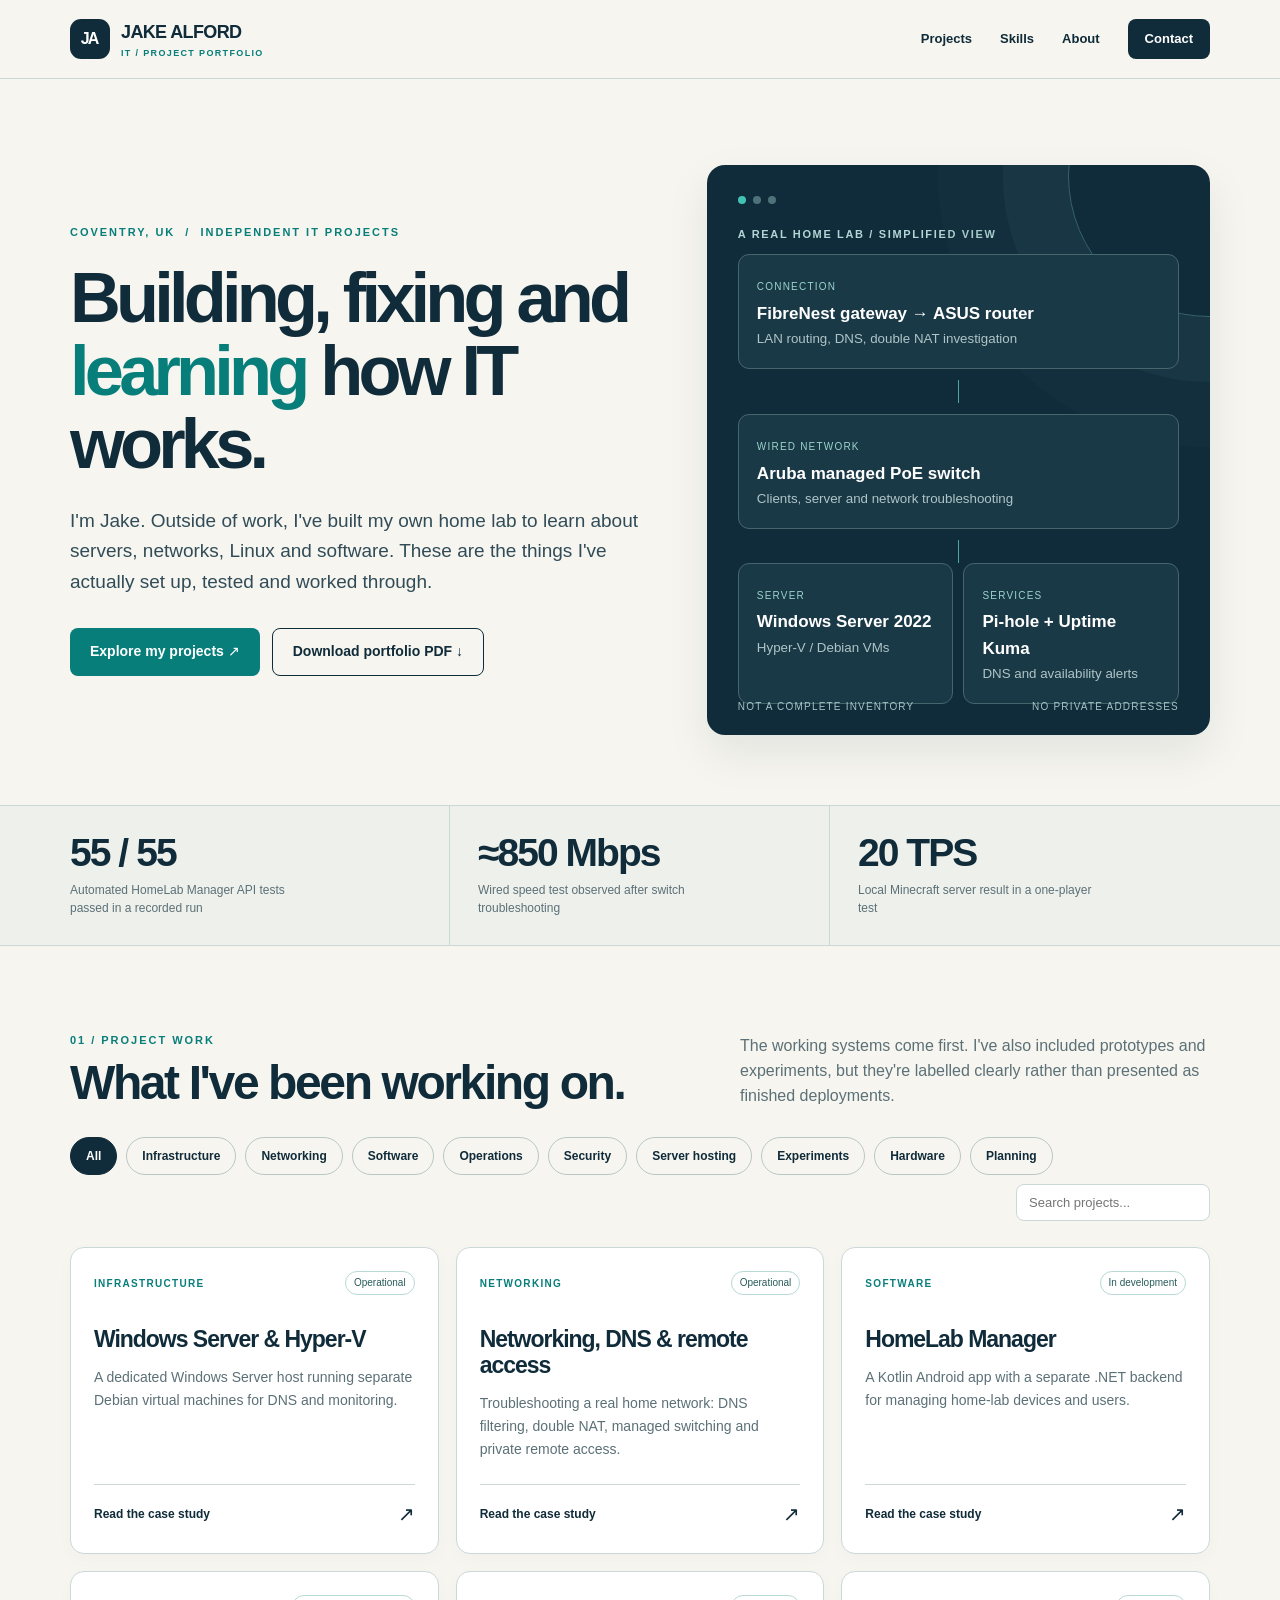
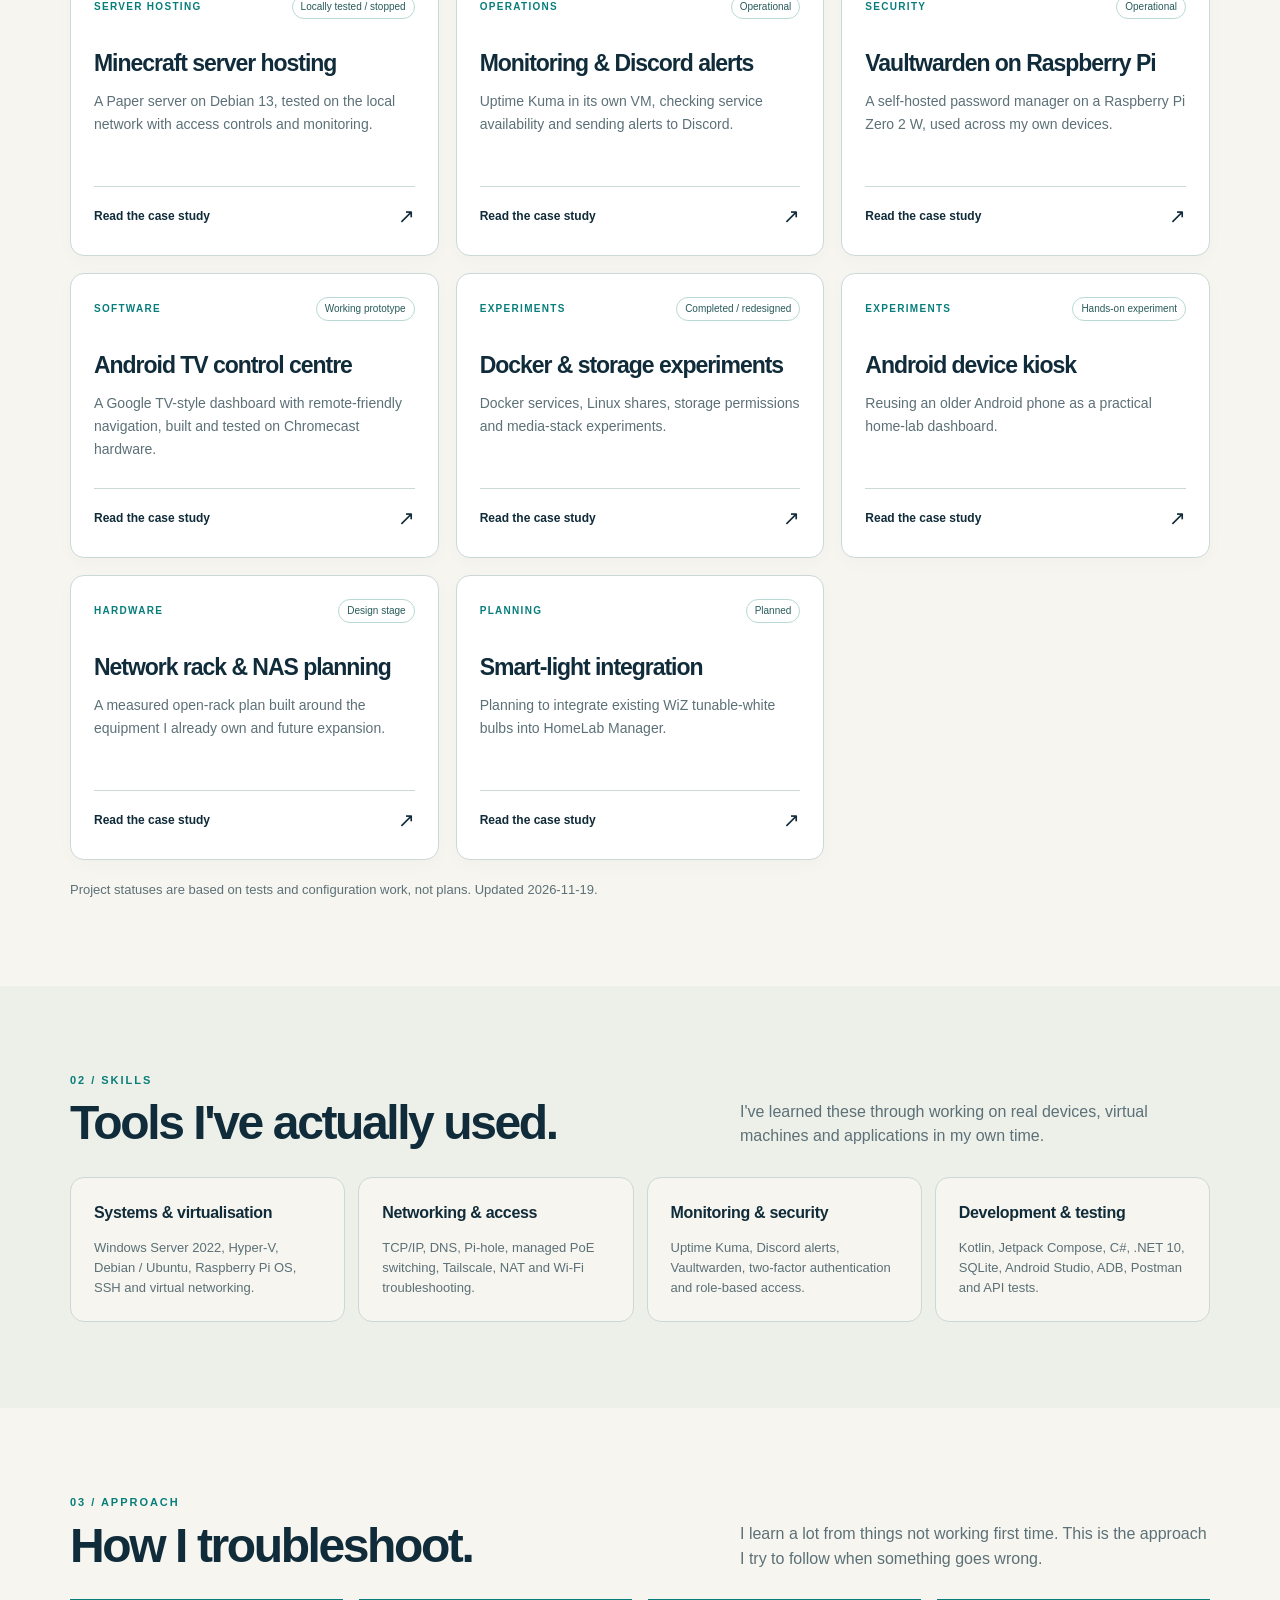
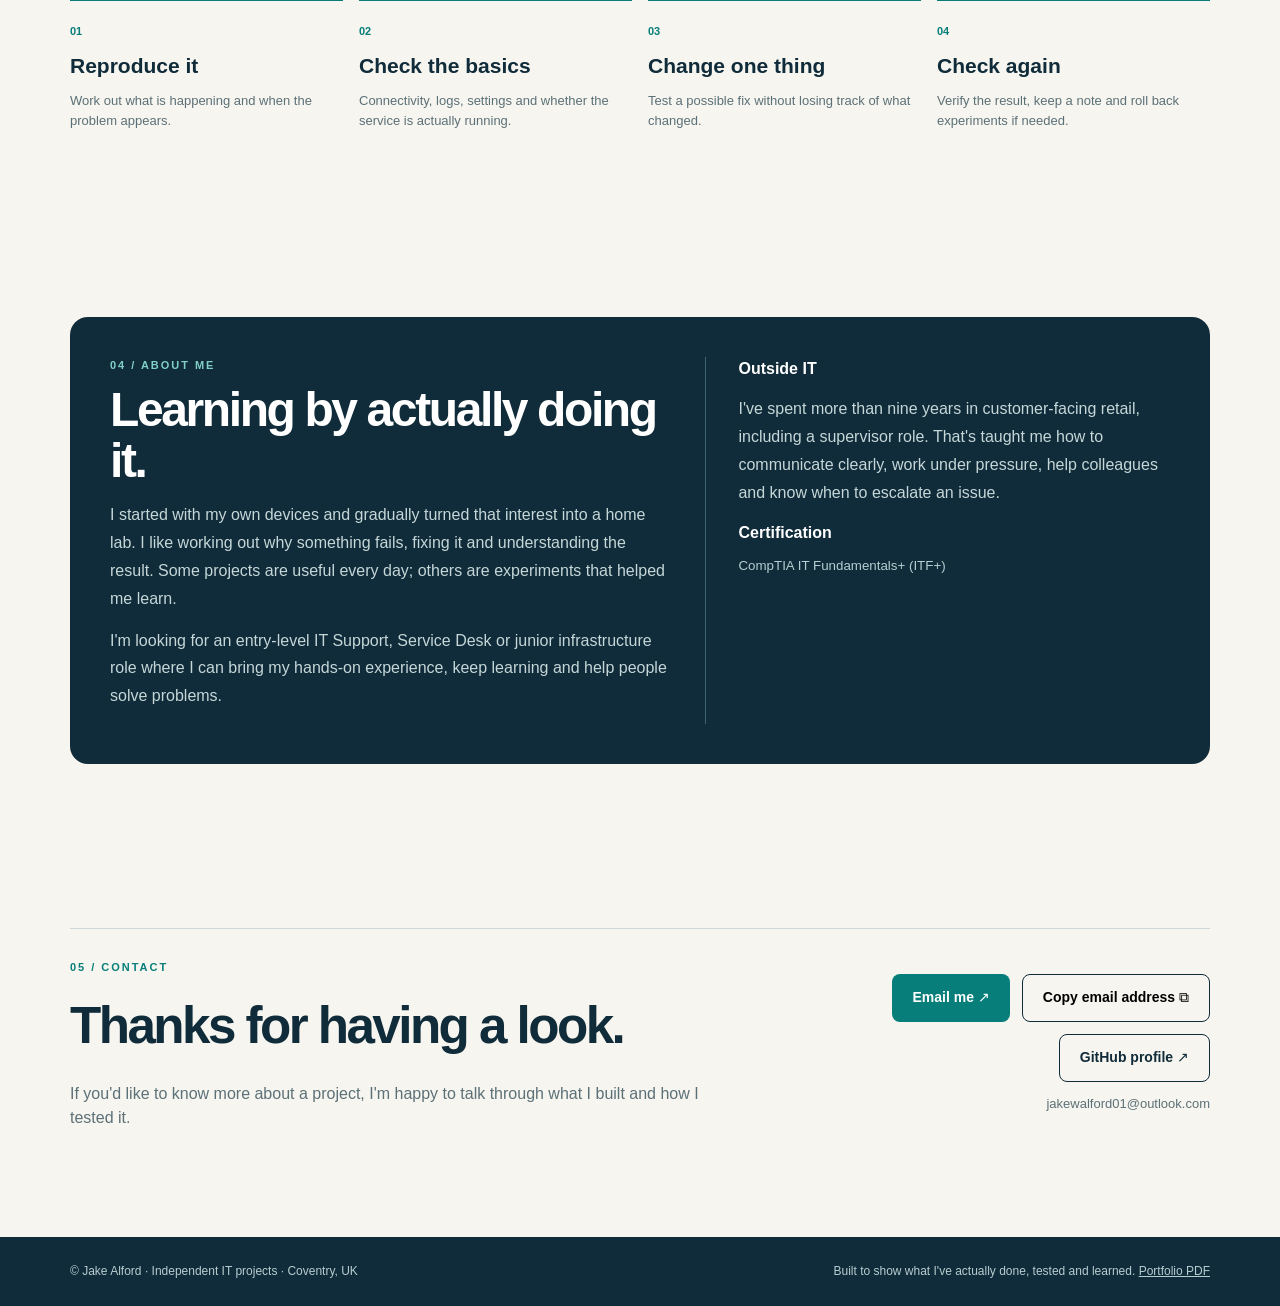
<file: index.html>
<!doctype html><html lang="en-GB"><head><meta charset="utf-8"><meta name="viewport" content="width=device-width,initial-scale=1"><meta name="description" content="Jake Alford: independent IT projects covering Windows Server, Hyper-V, networking, Linux, monitoring, software development and troubleshooting."><meta name="theme-color" content="#102b39"><title>Home | Jake Alford IT Portfolio</title><link rel="stylesheet" href="assets/styles.css"><link rel="icon" href="assets/favicon.svg" type="image/svg+xml"></head><body><a class="skip" href="#main">Skip to content</a><header class="topbar"><div class="wrap nav-inner"><a class="brand" href="index.html"><span class="brandmark" aria-hidden="true">JA</span><span>JAKE ALFORD<small>IT / PROJECT PORTFOLIO</small></span></a><nav class="navlinks" aria-label="Main"><a class="hide-mobile" href="index.html#projects">Projects</a><a class="hide-mobile" href="index.html#skills">Skills</a><a class="hide-mobile" href="index.html#about">About</a><a class="nav-contact" href="index.html#contact">Contact</a></nav></div></header><main id="main"><section class="hero"><div class="wrap hero-layout"><div><div class="eyebrow">Coventry, UK &nbsp;/&nbsp; Independent IT projects</div><h1>Building, fixing and <em>learning</em> how IT works.</h1><p class="lead">I'm Jake. Outside of work, I've built my own home lab to learn about servers, networks, Linux and software. These are the things I've actually set up, tested and worked through.</p><div class="actions"><a class="btn btn-main" href="#projects">Explore my projects ↗</a><a class="btn btn-outline" href="portfolio.pdf" download>Download portfolio PDF ↓</a></div></div><div class="hero-panel" aria-label="Simplified home lab service diagram"><div class="terminal-row" aria-hidden="true"><span></span><span></span><span></span></div><div class="hero-panel-head">A REAL HOME LAB / SIMPLIFIED VIEW</div><div class="diagram-card"><span class="diagram-label">Connection</span><b>FibreNest gateway → ASUS router</b><small>LAN routing, DNS, double NAT investigation</small></div><div class="connector"></div><div class="diagram-card"><span class="diagram-label">Wired network</span><b>Aruba managed PoE switch</b><small>Clients, server and network troubleshooting</small></div><div class="connector"></div><div class="diagram-two"><div class="diagram-card"><span class="diagram-label">Server</span><b>Windows Server 2022</b><small>Hyper-V / Debian VMs</small></div><div class="diagram-card"><span class="diagram-label">Services</span><b>Pi-hole + Uptime Kuma</b><small>DNS and availability alerts</small></div></div><div class="panel-foot"><span>NOT A COMPLETE INVENTORY</span><span>NO PRIVATE ADDRESSES</span></div></div></div></section><section class="metric-strip" aria-label="Recorded technical results"><div class="wrap metric-grid"><div class="metric"><strong>55 / 55</strong><span>Automated HomeLab Manager API tests passed in a recorded run</span></div><div class="metric"><strong>≈850 Mbps</strong><span>Wired speed test observed after switch troubleshooting</span></div><div class="metric"><strong>20 TPS</strong><span>Local Minecraft server result in a one-player test</span></div></div></section><section class="section" id="projects"><div class="wrap"><div class="section-head"><div><div class="eyebrow">01 / PROJECT WORK</div><h2>What I've been working on.</h2></div><p class="section-desc">The working systems come first. I've also included prototypes and experiments, but they're labelled clearly rather than presented as finished deployments.</p></div><div class="filters" aria-label="Filter projects"><button class="filter-btn is-active" data-filter="All" type="button" aria-pressed="true">All</button><button class="filter-btn" data-filter="Infrastructure" type="button" aria-pressed="false">Infrastructure</button><button class="filter-btn" data-filter="Networking" type="button" aria-pressed="false">Networking</button><button class="filter-btn" data-filter="Software" type="button" aria-pressed="false">Software</button><button class="filter-btn" data-filter="Operations" type="button" aria-pressed="false">Operations</button><button class="filter-btn" data-filter="Security" type="button" aria-pressed="false">Security</button><button class="filter-btn" data-filter="Server hosting" type="button" aria-pressed="false">Server hosting</button><button class="filter-btn" data-filter="Experiments" type="button" aria-pressed="false">Experiments</button><button class="filter-btn" data-filter="Hardware" type="button" aria-pressed="false">Hardware</button><button class="filter-btn" data-filter="Planning" type="button" aria-pressed="false">Planning</button><input class="mini-search" type="search" id="project-search" aria-label="Search projects" placeholder="Search projects..."></div><div class="project-grid"><article class="project-card" data-project-card data-category="Infrastructure"><div class="card-top"><span class="tag">Infrastructure</span><span class="status">Operational</span></div><h3>Windows Server &amp; Hyper-V</h3><p>A dedicated Windows Server host running separate Debian virtual machines for DNS and monitoring.</p><div class="card-footer"><a class="text-link" href="projects/windows-server-hyper-v.html">Read the case study</a><span class="arrow" aria-hidden="true">↗</span></div></article><article class="project-card" data-project-card data-category="Networking"><div class="card-top"><span class="tag">Networking</span><span class="status">Operational</span></div><h3>Networking, DNS &amp; remote access</h3><p>Troubleshooting a real home network: DNS filtering, double NAT, managed switching and private remote access.</p><div class="card-footer"><a class="text-link" href="projects/network-dns-remote-access.html">Read the case study</a><span class="arrow" aria-hidden="true">↗</span></div></article><article class="project-card" data-project-card data-category="Software"><div class="card-top"><span class="tag">Software</span><span class="status">In development</span></div><h3>HomeLab Manager</h3><p>A Kotlin Android app with a separate .NET backend for managing home-lab devices and users.</p><div class="card-footer"><a class="text-link" href="projects/homelab-manager.html">Read the case study</a><span class="arrow" aria-hidden="true">↗</span></div></article><article class="project-card" data-project-card data-category="Server hosting"><div class="card-top"><span class="tag">Server hosting</span><span class="status">Locally tested / stopped</span></div><h3>Minecraft server hosting</h3><p>A Paper server on Debian 13, tested on the local network with access controls and monitoring.</p><div class="card-footer"><a class="text-link" href="projects/minecraft-server.html">Read the case study</a><span class="arrow" aria-hidden="true">↗</span></div></article><article class="project-card" data-project-card data-category="Operations"><div class="card-top"><span class="tag">Operations</span><span class="status">Operational</span></div><h3>Monitoring &amp; Discord alerts</h3><p>Uptime Kuma in its own VM, checking service availability and sending alerts to Discord.</p><div class="card-footer"><a class="text-link" href="projects/monitoring-alerts.html">Read the case study</a><span class="arrow" aria-hidden="true">↗</span></div></article><article class="project-card" data-project-card data-category="Security"><div class="card-top"><span class="tag">Security</span><span class="status">Operational</span></div><h3>Vaultwarden on Raspberry Pi</h3><p>A self-hosted password manager on a Raspberry Pi Zero 2 W, used across my own devices.</p><div class="card-footer"><a class="text-link" href="projects/vaultwarden-raspberry-pi.html">Read the case study</a><span class="arrow" aria-hidden="true">↗</span></div></article><article class="project-card" data-project-card data-category="Software"><div class="card-top"><span class="tag">Software</span><span class="status">Working prototype</span></div><h3>Android TV control centre</h3><p>A Google TV-style dashboard with remote-friendly navigation, built and tested on Chromecast hardware.</p><div class="card-footer"><a class="text-link" href="projects/android-tv-dashboard.html">Read the case study</a><span class="arrow" aria-hidden="true">↗</span></div></article><article class="project-card" data-project-card data-category="Experiments"><div class="card-top"><span class="tag">Experiments</span><span class="status">Completed / redesigned</span></div><h3>Docker &amp; storage experiments</h3><p>Docker services, Linux shares, storage permissions and media-stack experiments.</p><div class="card-footer"><a class="text-link" href="projects/docker-storage.html">Read the case study</a><span class="arrow" aria-hidden="true">↗</span></div></article><article class="project-card" data-project-card data-category="Experiments"><div class="card-top"><span class="tag">Experiments</span><span class="status">Hands-on experiment</span></div><h3>Android device kiosk</h3><p>Reusing an older Android phone as a practical home-lab dashboard.</p><div class="card-footer"><a class="text-link" href="projects/android-kiosk.html">Read the case study</a><span class="arrow" aria-hidden="true">↗</span></div></article><article class="project-card" data-project-card data-category="Hardware"><div class="card-top"><span class="tag">Hardware</span><span class="status">Design stage</span></div><h3>Network rack &amp; NAS planning</h3><p>A measured open-rack plan built around the equipment I already own and future expansion.</p><div class="card-footer"><a class="text-link" href="projects/rack-nas-planning.html">Read the case study</a><span class="arrow" aria-hidden="true">↗</span></div></article><article class="project-card" data-project-card data-category="Planning"><div class="card-top"><span class="tag">Planning</span><span class="status">Planned</span></div><h3>Smart-light integration</h3><p>Planning to integrate existing WiZ tunable-white bulbs into HomeLab Manager.</p><div class="card-footer"><a class="text-link" href="projects/smart-light-integration.html">Read the case study</a><span class="arrow" aria-hidden="true">↗</span></div></article></div><div id="empty-state" class="empty-state" role="status">No projects match that filter. Try another category or search.</div><p class="simple-callout">Project statuses are based on tests and configuration work, not plans. Updated 2026-11-19.</p></div></section><section class="section section-soft" id="skills"><div class="wrap"><div class="section-head"><div><div class="eyebrow">02 / SKILLS</div><h2>Tools I've actually used.</h2></div><p class="section-desc">I've learned these through working on real devices, virtual machines and applications in my own time.</p></div><div class="skill-grid"><div class="skill-box"><b>Systems & virtualisation</b><p>Windows Server 2022, Hyper-V, Debian / Ubuntu, Raspberry Pi OS, SSH and virtual networking.</p></div><div class="skill-box"><b>Networking & access</b><p>TCP/IP, DNS, Pi-hole, managed PoE switching, Tailscale, NAT and Wi-Fi troubleshooting.</p></div><div class="skill-box"><b>Monitoring & security</b><p>Uptime Kuma, Discord alerts, Vaultwarden, two-factor authentication and role-based access.</p></div><div class="skill-box"><b>Development & testing</b><p>Kotlin, Jetpack Compose, C#, .NET 10, SQLite, Android Studio, ADB, Postman and API tests.</p></div></div></div></section><section class="section"><div class="wrap"><div class="section-head"><div><div class="eyebrow">03 / APPROACH</div><h2>How I troubleshoot.</h2></div><p class="section-desc">I learn a lot from things not working first time. This is the approach I try to follow when something goes wrong.</p></div><div class="steps"><div class="step"><span>01</span><b>Reproduce it</b><p>Work out what is happening and when the problem appears.</p></div><div class="step"><span>02</span><b>Check the basics</b><p>Connectivity, logs, settings and whether the service is actually running.</p></div><div class="step"><span>03</span><b>Change one thing</b><p>Test a possible fix without losing track of what changed.</p></div><div class="step"><span>04</span><b>Check again</b><p>Verify the result, keep a note and roll back experiments if needed.</p></div></div></div></section><section class="section" id="about"><div class="wrap about-band"><div><div class="eyebrow" style="color:#80d0c9">04 / ABOUT ME</div><h2>Learning by actually doing it.</h2><p>I started with my own devices and gradually turned that interest into a home lab. I like working out why something fails, fixing it and understanding the result. Some projects are useful every day; others are experiments that helped me learn.</p><p>I'm looking for an entry-level IT Support, Service Desk or junior infrastructure role where I can bring my hands-on experience, keep learning and help people solve problems.</p></div><div class="about-aside"><b>Outside IT</b><p>I've spent more than nine years in customer-facing retail, including a supervisor role. That's taught me how to communicate clearly, work under pressure, help colleagues and know when to escalate an issue.</p><b>Certification</b><small>CompTIA IT Fundamentals+ (ITF+)</small></div></div></section><section class="contact-zone" id="contact"><div class="wrap contact-box"><div><div class="eyebrow">05 / CONTACT</div><h2>Thanks for having a look.</h2><p>If you'd like to know more about a project, I'm happy to talk through what I built and how I tested it.</p></div><div class="contact-controls"><div class="actions"><a href="mailto:jakewalford01@outlook.com" class="btn btn-main">Email me ↗</a><button id="copy-email" type="button" class="btn btn-outline copy-email-btn" data-email="jakewalford01@outlook.com" aria-describedby="contact-email">Copy email address ⧉</button><a href="https://github.com/JakeAlford" class="btn btn-outline" rel="noopener noreferrer">GitHub profile ↗</a></div><div class="contact-email-line"><span id="contact-email">jakewalford01@outlook.com</span><span id="copy-email-status" class="copy-status" role="status" aria-live="polite"></span></div></div></div></section><script defer src="assets/contact.js"></script></main><footer class="footer"><div class="wrap footer-inner"><span>© Jake Alford · Independent IT projects · Coventry, UK</span><span>Built to show what I've actually done, tested and learned. <a href="portfolio.pdf">Portfolio PDF</a></span></div></footer><script defer src="assets/filter.js"></script></body></html>
</file>
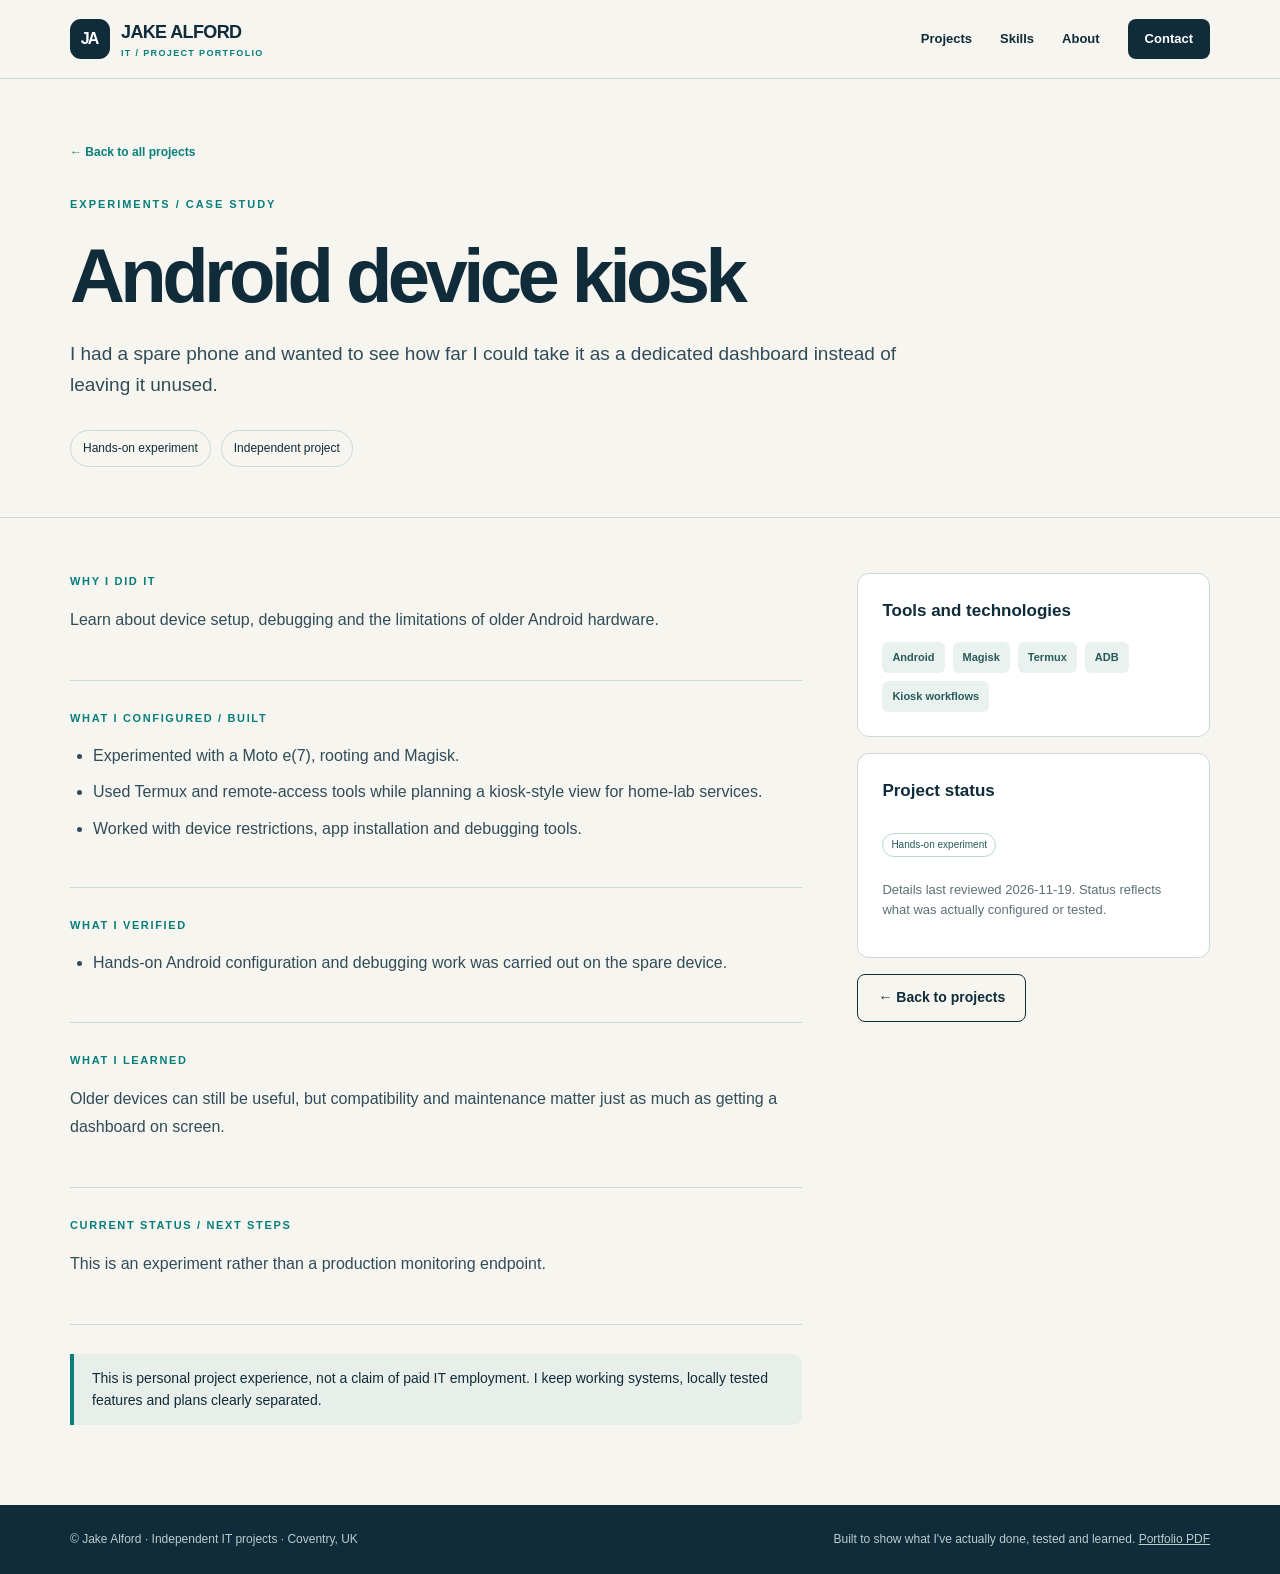
<file: projects/android-kiosk.html>
<!doctype html><html lang="en-GB"><head><meta charset="utf-8"><meta name="viewport" content="width=device-width,initial-scale=1"><meta name="description" content="Reusing an older Android phone as a practical home-lab dashboard."><meta name="theme-color" content="#102b39"><title>Android device kiosk | Jake Alford IT Portfolio</title><link rel="stylesheet" href="../assets/styles.css"><link rel="icon" href="../assets/favicon.svg" type="image/svg+xml"></head><body><a class="skip" href="#main">Skip to content</a><header class="topbar"><div class="wrap nav-inner"><a class="brand" href="../index.html"><span class="brandmark" aria-hidden="true">JA</span><span>JAKE ALFORD<small>IT / PROJECT PORTFOLIO</small></span></a><nav class="navlinks" aria-label="Main"><a class="hide-mobile" href="../index.html#projects">Projects</a><a class="hide-mobile" href="../index.html#skills">Skills</a><a class="hide-mobile" href="../index.html#about">About</a><a class="nav-contact" href="../index.html#contact">Contact</a></nav></div></header><main id="main"><section class="project-hero"><div class="wrap"><a class="breadcrumb" href="../index.html#projects">← Back to all projects</a><div class="eyebrow" style="margin-top:32px">Experiments / CASE STUDY</div><h1>Android device kiosk</h1><p class="lead">I had a spare phone and wanted to see how far I could take it as a dedicated dashboard instead of leaving it unused.</p><div class="project-meta"><span class="pill">Hands-on experiment</span><span class="pill">Independent project</span></div></div></section><div class="wrap detail-layout"><article class="detail-main"><div class="detail-block"><div class="section-kicker">Why I did it</div><p>Learn about device setup, debugging and the limitations of older Android hardware.</p></div><div class="detail-block"><div class="section-kicker">What I configured / built</div><ul><li>Experimented with a Moto e(7), rooting and Magisk.</li><li>Used Termux and remote-access tools while planning a kiosk-style view for home-lab services.</li><li>Worked with device restrictions, app installation and debugging tools.</li></ul></div><div class="detail-block"><div class="section-kicker">What I verified</div><ul><li>Hands-on Android configuration and debugging work was carried out on the spare device.</li></ul></div><div class="detail-block"><div class="section-kicker">What I learned</div><p>Older devices can still be useful, but compatibility and maintenance matter just as much as getting a dashboard on screen.</p></div><div class="detail-block"><div class="section-kicker">Current status / next steps</div><p>This is an experiment rather than a production monitoring endpoint.</p></div><div class="callout">This is personal project experience, not a claim of paid IT employment. I keep working systems, locally tested features and plans clearly separated.</div></article><aside class="detail-side"><div class="sidebar-card"><h3>Tools and technologies</h3><div class="tool-list"><span>Android</span><span>Magisk</span><span>Termux</span><span>ADB</span><span>Kiosk workflows</span></div></div><div class="sidebar-card"><h3>Project status</h3><p class="status" style="display:inline-block">Hands-on experiment</p><p class="muted" style="font-size:13px">Details last reviewed 2026-11-19. Status reflects what was actually configured or tested.</p></div><a class="btn btn-outline" href="../index.html#projects">← Back to projects</a></aside></div></main><footer class="footer"><div class="wrap footer-inner"><span>© Jake Alford · Independent IT projects · Coventry, UK</span><span>Built to show what I've actually done, tested and learned. <a href="../portfolio.pdf">Portfolio PDF</a></span></div></footer><script defer src="../assets/filter.js"></script></body></html>
</file>
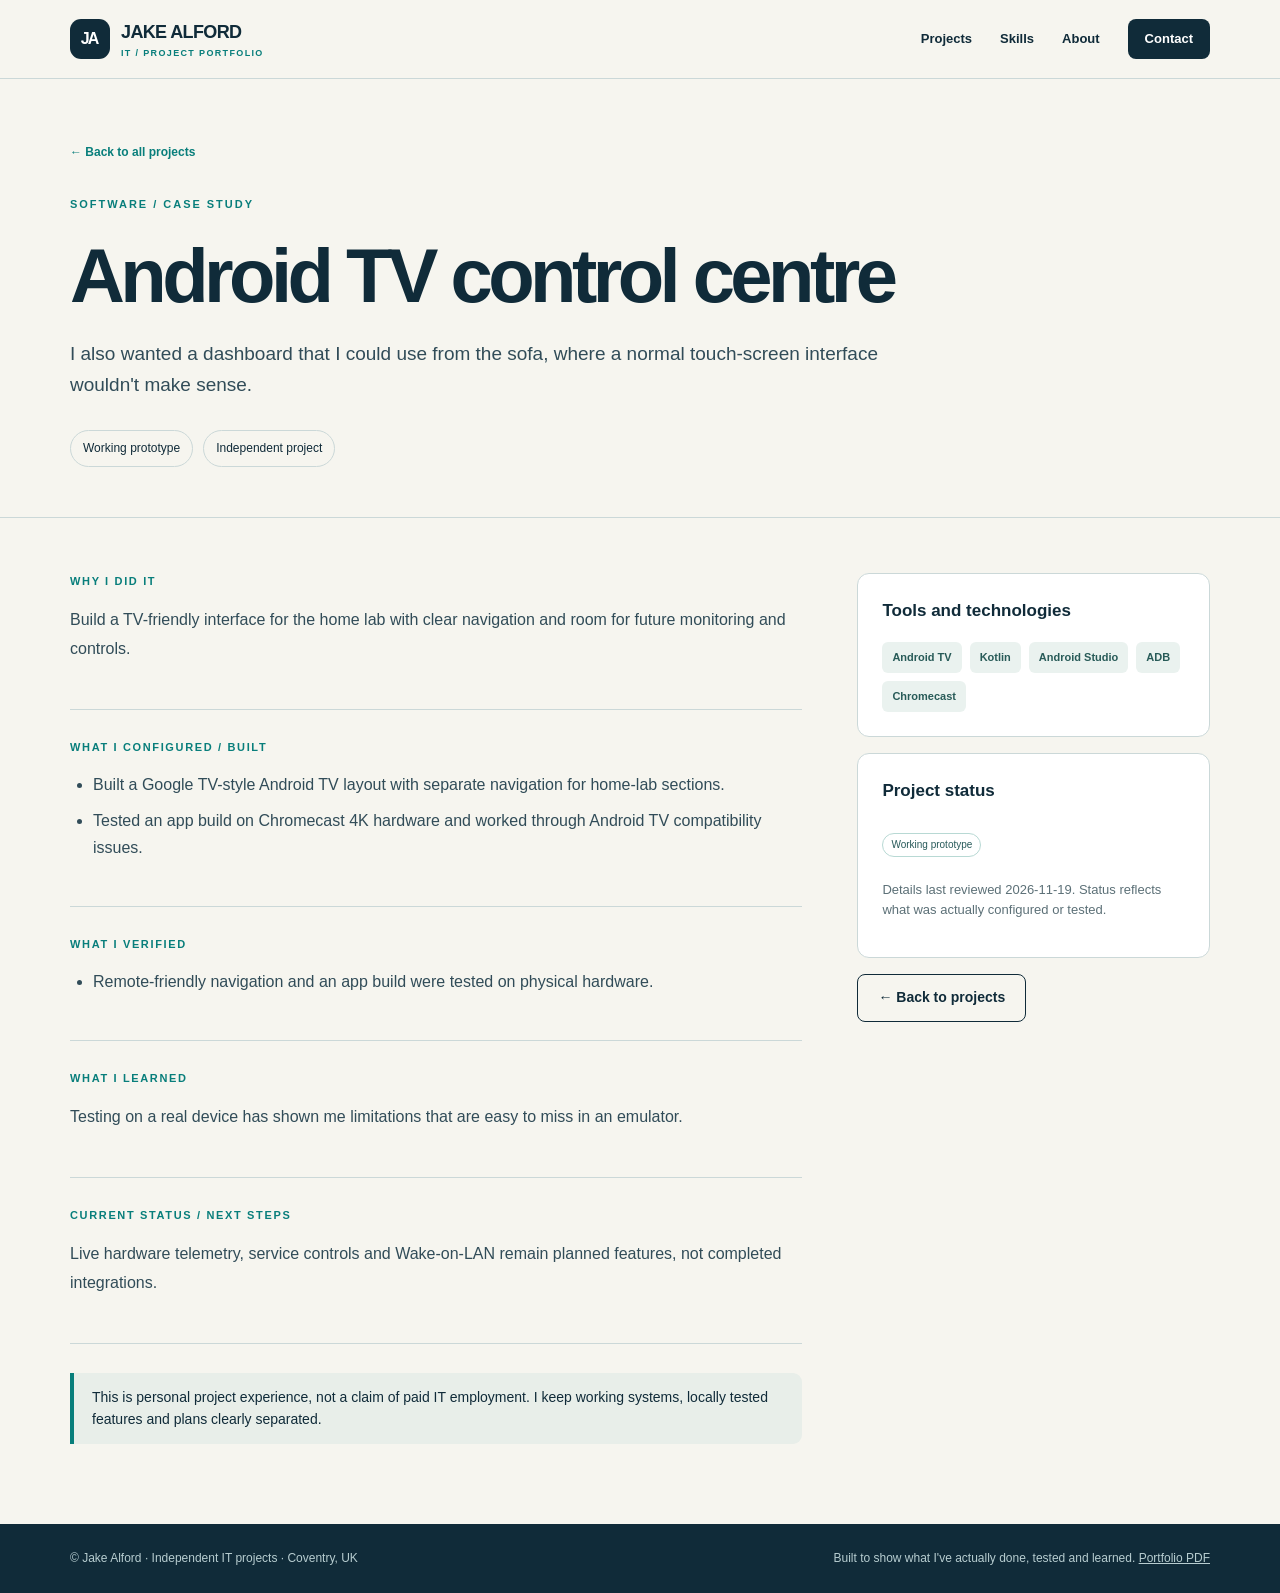
<file: projects/android-tv-dashboard.html>
<!doctype html><html lang="en-GB"><head><meta charset="utf-8"><meta name="viewport" content="width=device-width,initial-scale=1"><meta name="description" content="A Google TV-style dashboard with remote-friendly navigation, built and tested on Chromecast hardware."><meta name="theme-color" content="#102b39"><title>Android TV control centre | Jake Alford IT Portfolio</title><link rel="stylesheet" href="../assets/styles.css"><link rel="icon" href="../assets/favicon.svg" type="image/svg+xml"></head><body><a class="skip" href="#main">Skip to content</a><header class="topbar"><div class="wrap nav-inner"><a class="brand" href="../index.html"><span class="brandmark" aria-hidden="true">JA</span><span>JAKE ALFORD<small>IT / PROJECT PORTFOLIO</small></span></a><nav class="navlinks" aria-label="Main"><a class="hide-mobile" href="../index.html#projects">Projects</a><a class="hide-mobile" href="../index.html#skills">Skills</a><a class="hide-mobile" href="../index.html#about">About</a><a class="nav-contact" href="../index.html#contact">Contact</a></nav></div></header><main id="main"><section class="project-hero"><div class="wrap"><a class="breadcrumb" href="../index.html#projects">← Back to all projects</a><div class="eyebrow" style="margin-top:32px">Software / CASE STUDY</div><h1>Android TV control centre</h1><p class="lead">I also wanted a dashboard that I could use from the sofa, where a normal touch-screen interface wouldn&#x27;t make sense.</p><div class="project-meta"><span class="pill">Working prototype</span><span class="pill">Independent project</span></div></div></section><div class="wrap detail-layout"><article class="detail-main"><div class="detail-block"><div class="section-kicker">Why I did it</div><p>Build a TV-friendly interface for the home lab with clear navigation and room for future monitoring and controls.</p></div><div class="detail-block"><div class="section-kicker">What I configured / built</div><ul><li>Built a Google TV-style Android TV layout with separate navigation for home-lab sections.</li><li>Tested an app build on Chromecast 4K hardware and worked through Android TV compatibility issues.</li></ul></div><div class="detail-block"><div class="section-kicker">What I verified</div><ul><li>Remote-friendly navigation and an app build were tested on physical hardware.</li></ul></div><div class="detail-block"><div class="section-kicker">What I learned</div><p>Testing on a real device has shown me limitations that are easy to miss in an emulator.</p></div><div class="detail-block"><div class="section-kicker">Current status / next steps</div><p>Live hardware telemetry, service controls and Wake-on-LAN remain planned features, not completed integrations.</p></div><div class="callout">This is personal project experience, not a claim of paid IT employment. I keep working systems, locally tested features and plans clearly separated.</div></article><aside class="detail-side"><div class="sidebar-card"><h3>Tools and technologies</h3><div class="tool-list"><span>Android TV</span><span>Kotlin</span><span>Android Studio</span><span>ADB</span><span>Chromecast</span></div></div><div class="sidebar-card"><h3>Project status</h3><p class="status" style="display:inline-block">Working prototype</p><p class="muted" style="font-size:13px">Details last reviewed 2026-11-19. Status reflects what was actually configured or tested.</p></div><a class="btn btn-outline" href="../index.html#projects">← Back to projects</a></aside></div></main><footer class="footer"><div class="wrap footer-inner"><span>© Jake Alford · Independent IT projects · Coventry, UK</span><span>Built to show what I've actually done, tested and learned. <a href="../portfolio.pdf">Portfolio PDF</a></span></div></footer><script defer src="../assets/filter.js"></script></body></html>
</file>
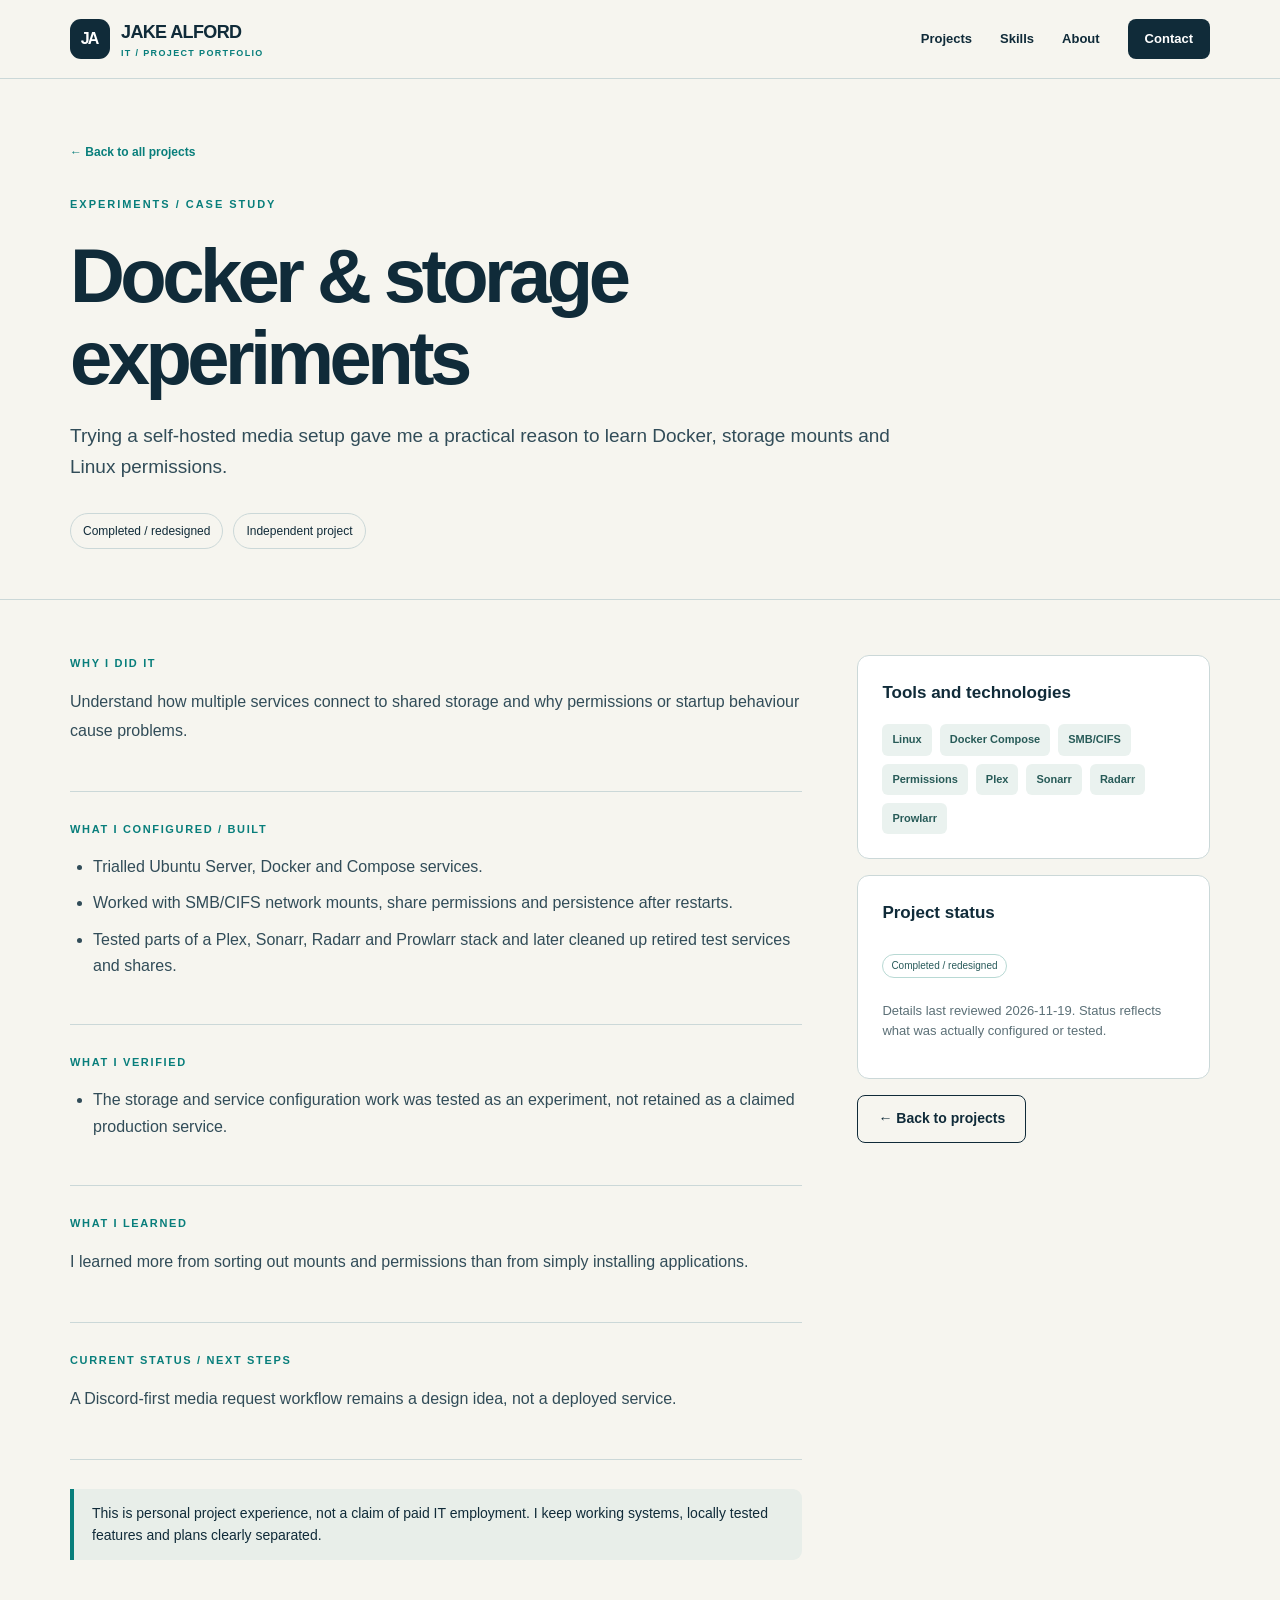
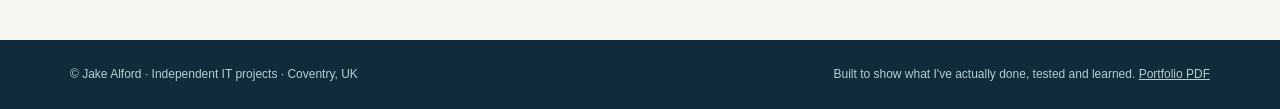
<file: projects/docker-storage.html>
<!doctype html><html lang="en-GB"><head><meta charset="utf-8"><meta name="viewport" content="width=device-width,initial-scale=1"><meta name="description" content="Docker services, Linux shares, storage permissions and media-stack experiments."><meta name="theme-color" content="#102b39"><title>Docker &amp; storage experiments | Jake Alford IT Portfolio</title><link rel="stylesheet" href="../assets/styles.css"><link rel="icon" href="../assets/favicon.svg" type="image/svg+xml"></head><body><a class="skip" href="#main">Skip to content</a><header class="topbar"><div class="wrap nav-inner"><a class="brand" href="../index.html"><span class="brandmark" aria-hidden="true">JA</span><span>JAKE ALFORD<small>IT / PROJECT PORTFOLIO</small></span></a><nav class="navlinks" aria-label="Main"><a class="hide-mobile" href="../index.html#projects">Projects</a><a class="hide-mobile" href="../index.html#skills">Skills</a><a class="hide-mobile" href="../index.html#about">About</a><a class="nav-contact" href="../index.html#contact">Contact</a></nav></div></header><main id="main"><section class="project-hero"><div class="wrap"><a class="breadcrumb" href="../index.html#projects">← Back to all projects</a><div class="eyebrow" style="margin-top:32px">Experiments / CASE STUDY</div><h1>Docker &amp; storage experiments</h1><p class="lead">Trying a self-hosted media setup gave me a practical reason to learn Docker, storage mounts and Linux permissions.</p><div class="project-meta"><span class="pill">Completed / redesigned</span><span class="pill">Independent project</span></div></div></section><div class="wrap detail-layout"><article class="detail-main"><div class="detail-block"><div class="section-kicker">Why I did it</div><p>Understand how multiple services connect to shared storage and why permissions or startup behaviour cause problems.</p></div><div class="detail-block"><div class="section-kicker">What I configured / built</div><ul><li>Trialled Ubuntu Server, Docker and Compose services.</li><li>Worked with SMB/CIFS network mounts, share permissions and persistence after restarts.</li><li>Tested parts of a Plex, Sonarr, Radarr and Prowlarr stack and later cleaned up retired test services and shares.</li></ul></div><div class="detail-block"><div class="section-kicker">What I verified</div><ul><li>The storage and service configuration work was tested as an experiment, not retained as a claimed production service.</li></ul></div><div class="detail-block"><div class="section-kicker">What I learned</div><p>I learned more from sorting out mounts and permissions than from simply installing applications.</p></div><div class="detail-block"><div class="section-kicker">Current status / next steps</div><p>A Discord-first media request workflow remains a design idea, not a deployed service.</p></div><div class="callout">This is personal project experience, not a claim of paid IT employment. I keep working systems, locally tested features and plans clearly separated.</div></article><aside class="detail-side"><div class="sidebar-card"><h3>Tools and technologies</h3><div class="tool-list"><span>Linux</span><span>Docker Compose</span><span>SMB/CIFS</span><span>Permissions</span><span>Plex</span><span>Sonarr</span><span>Radarr</span><span>Prowlarr</span></div></div><div class="sidebar-card"><h3>Project status</h3><p class="status" style="display:inline-block">Completed / redesigned</p><p class="muted" style="font-size:13px">Details last reviewed 2026-11-19. Status reflects what was actually configured or tested.</p></div><a class="btn btn-outline" href="../index.html#projects">← Back to projects</a></aside></div></main><footer class="footer"><div class="wrap footer-inner"><span>© Jake Alford · Independent IT projects · Coventry, UK</span><span>Built to show what I've actually done, tested and learned. <a href="../portfolio.pdf">Portfolio PDF</a></span></div></footer><script defer src="../assets/filter.js"></script></body></html>
</file>
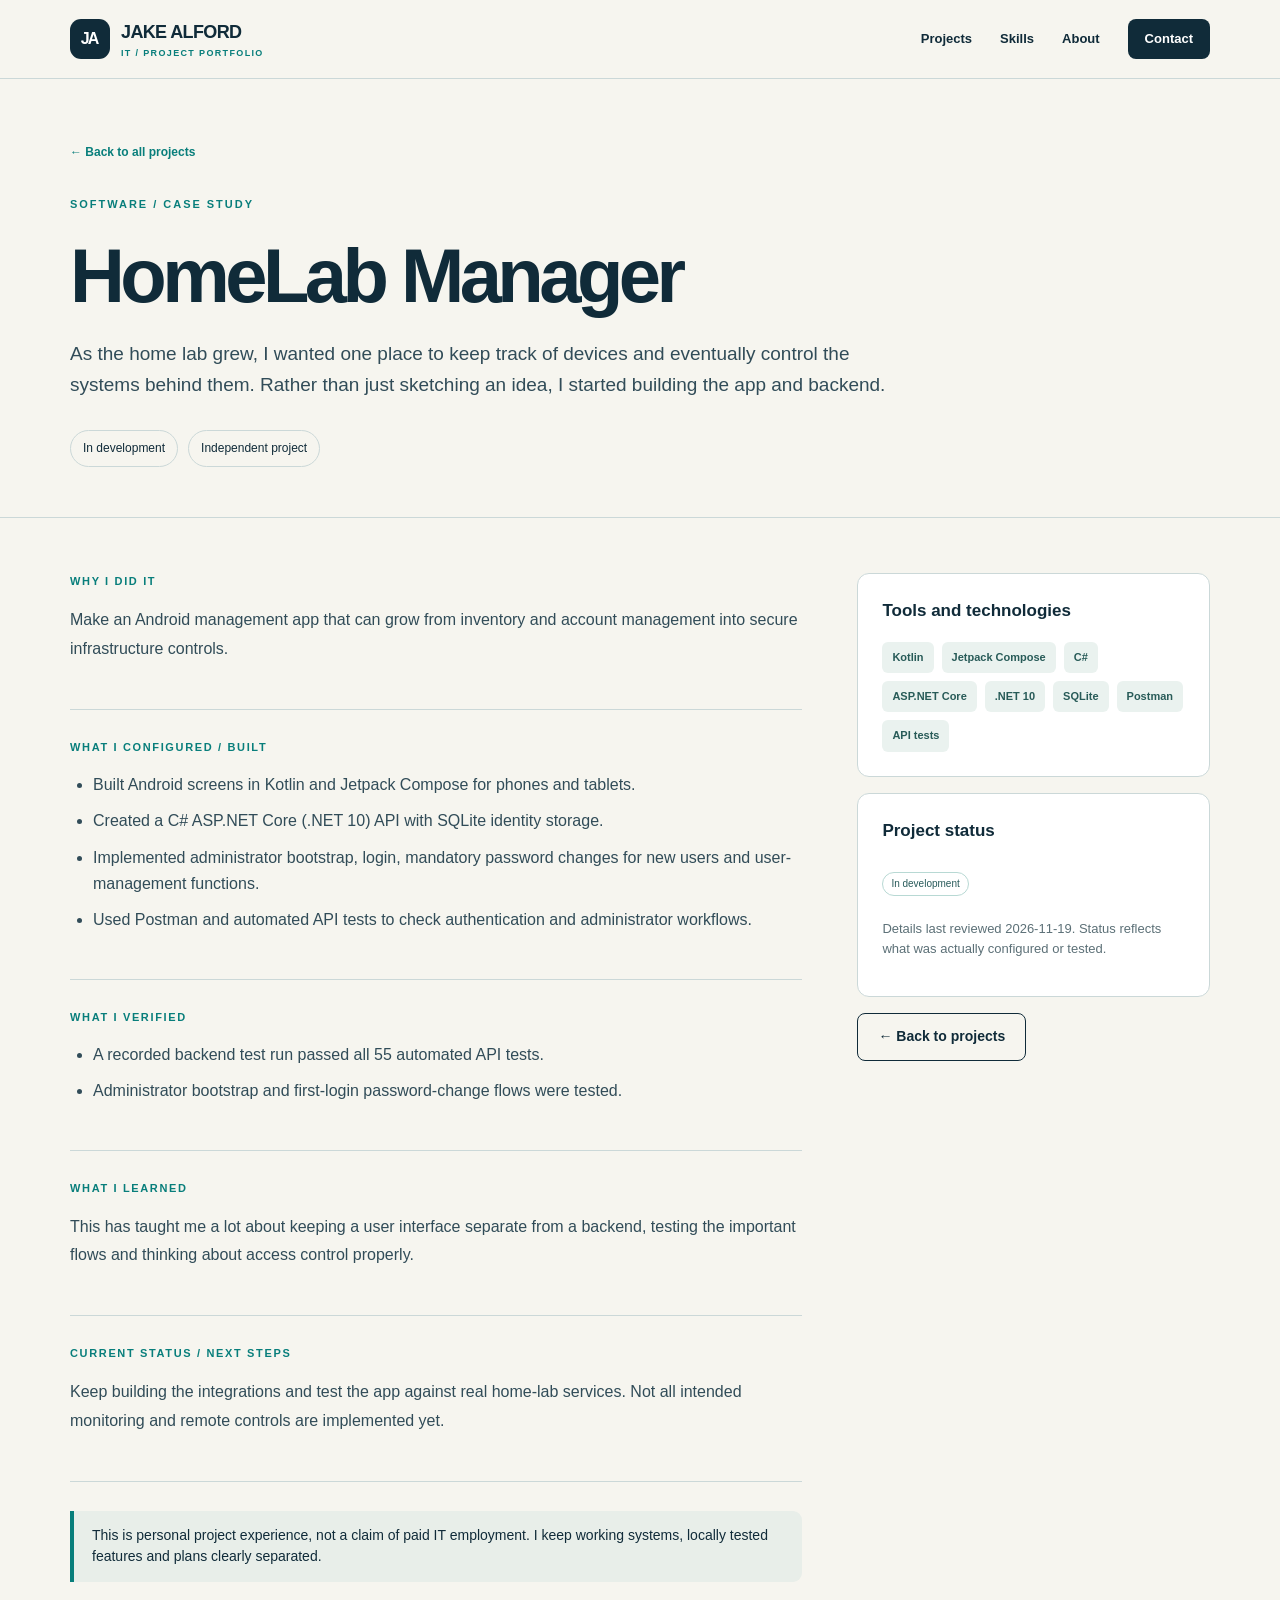
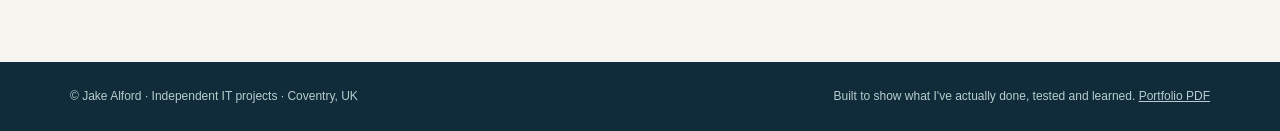
<file: projects/homelab-manager.html>
<!doctype html><html lang="en-GB"><head><meta charset="utf-8"><meta name="viewport" content="width=device-width,initial-scale=1"><meta name="description" content="A Kotlin Android app with a separate .NET backend for managing home-lab devices and users."><meta name="theme-color" content="#102b39"><title>HomeLab Manager | Jake Alford IT Portfolio</title><link rel="stylesheet" href="../assets/styles.css"><link rel="icon" href="../assets/favicon.svg" type="image/svg+xml"></head><body><a class="skip" href="#main">Skip to content</a><header class="topbar"><div class="wrap nav-inner"><a class="brand" href="../index.html"><span class="brandmark" aria-hidden="true">JA</span><span>JAKE ALFORD<small>IT / PROJECT PORTFOLIO</small></span></a><nav class="navlinks" aria-label="Main"><a class="hide-mobile" href="../index.html#projects">Projects</a><a class="hide-mobile" href="../index.html#skills">Skills</a><a class="hide-mobile" href="../index.html#about">About</a><a class="nav-contact" href="../index.html#contact">Contact</a></nav></div></header><main id="main"><section class="project-hero"><div class="wrap"><a class="breadcrumb" href="../index.html#projects">← Back to all projects</a><div class="eyebrow" style="margin-top:32px">Software / CASE STUDY</div><h1>HomeLab Manager</h1><p class="lead">As the home lab grew, I wanted one place to keep track of devices and eventually control the systems behind them. Rather than just sketching an idea, I started building the app and backend.</p><div class="project-meta"><span class="pill">In development</span><span class="pill">Independent project</span></div></div></section><div class="wrap detail-layout"><article class="detail-main"><div class="detail-block"><div class="section-kicker">Why I did it</div><p>Make an Android management app that can grow from inventory and account management into secure infrastructure controls.</p></div><div class="detail-block"><div class="section-kicker">What I configured / built</div><ul><li>Built Android screens in Kotlin and Jetpack Compose for phones and tablets.</li><li>Created a C# ASP.NET Core (.NET 10) API with SQLite identity storage.</li><li>Implemented administrator bootstrap, login, mandatory password changes for new users and user-management functions.</li><li>Used Postman and automated API tests to check authentication and administrator workflows.</li></ul></div><div class="detail-block"><div class="section-kicker">What I verified</div><ul><li>A recorded backend test run passed all 55 automated API tests.</li><li>Administrator bootstrap and first-login password-change flows were tested.</li></ul></div><div class="detail-block"><div class="section-kicker">What I learned</div><p>This has taught me a lot about keeping a user interface separate from a backend, testing the important flows and thinking about access control properly.</p></div><div class="detail-block"><div class="section-kicker">Current status / next steps</div><p>Keep building the integrations and test the app against real home-lab services. Not all intended monitoring and remote controls are implemented yet.</p></div><div class="callout">This is personal project experience, not a claim of paid IT employment. I keep working systems, locally tested features and plans clearly separated.</div></article><aside class="detail-side"><div class="sidebar-card"><h3>Tools and technologies</h3><div class="tool-list"><span>Kotlin</span><span>Jetpack Compose</span><span>C#</span><span>ASP.NET Core</span><span>.NET 10</span><span>SQLite</span><span>Postman</span><span>API tests</span></div></div><div class="sidebar-card"><h3>Project status</h3><p class="status" style="display:inline-block">In development</p><p class="muted" style="font-size:13px">Details last reviewed 2026-11-19. Status reflects what was actually configured or tested.</p></div><a class="btn btn-outline" href="../index.html#projects">← Back to projects</a></aside></div></main><footer class="footer"><div class="wrap footer-inner"><span>© Jake Alford · Independent IT projects · Coventry, UK</span><span>Built to show what I've actually done, tested and learned. <a href="../portfolio.pdf">Portfolio PDF</a></span></div></footer><script defer src="../assets/filter.js"></script></body></html>
</file>
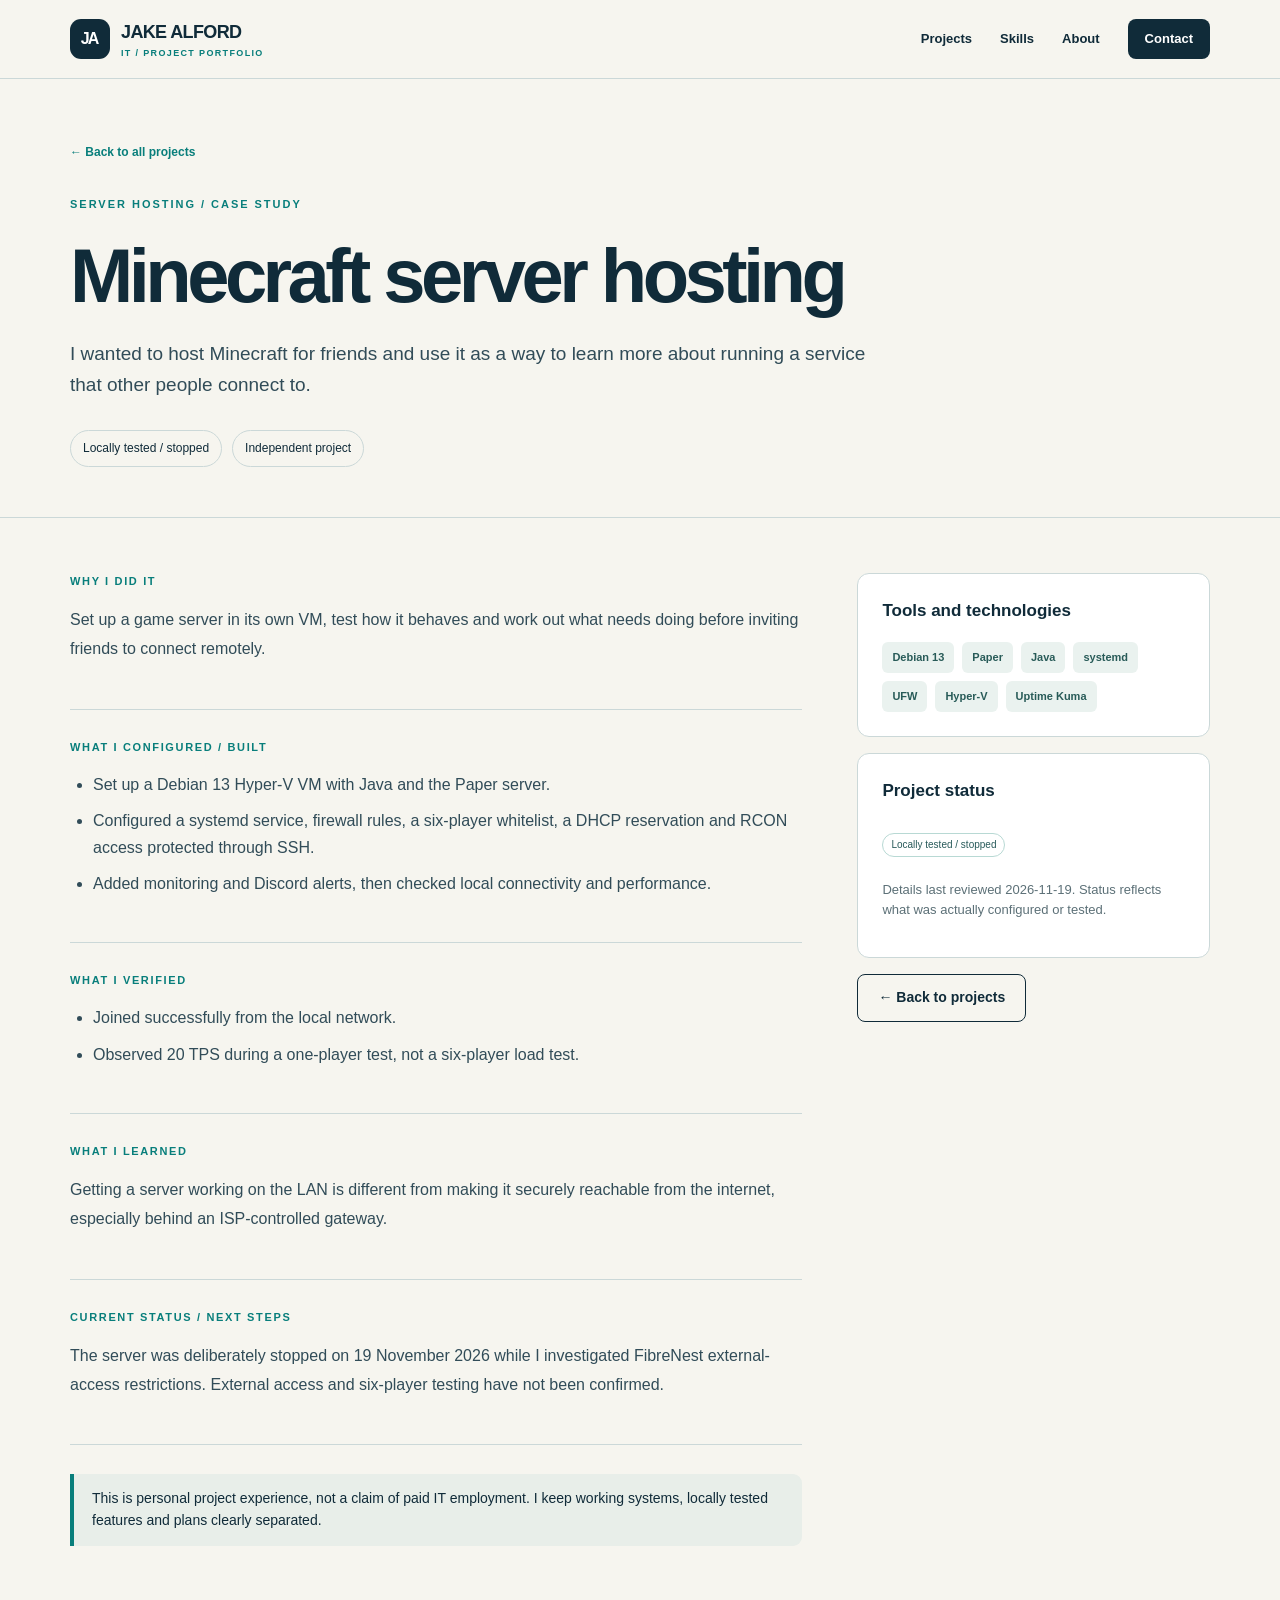
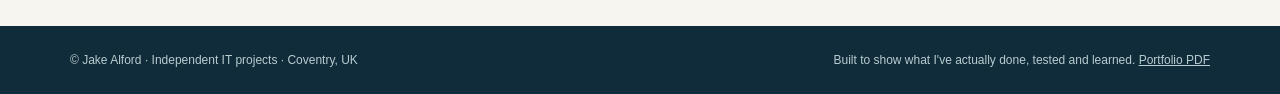
<file: projects/minecraft-server.html>
<!doctype html><html lang="en-GB"><head><meta charset="utf-8"><meta name="viewport" content="width=device-width,initial-scale=1"><meta name="description" content="A Paper server on Debian 13, tested on the local network with access controls and monitoring."><meta name="theme-color" content="#102b39"><title>Minecraft server hosting | Jake Alford IT Portfolio</title><link rel="stylesheet" href="../assets/styles.css"><link rel="icon" href="../assets/favicon.svg" type="image/svg+xml"></head><body><a class="skip" href="#main">Skip to content</a><header class="topbar"><div class="wrap nav-inner"><a class="brand" href="../index.html"><span class="brandmark" aria-hidden="true">JA</span><span>JAKE ALFORD<small>IT / PROJECT PORTFOLIO</small></span></a><nav class="navlinks" aria-label="Main"><a class="hide-mobile" href="../index.html#projects">Projects</a><a class="hide-mobile" href="../index.html#skills">Skills</a><a class="hide-mobile" href="../index.html#about">About</a><a class="nav-contact" href="../index.html#contact">Contact</a></nav></div></header><main id="main"><section class="project-hero"><div class="wrap"><a class="breadcrumb" href="../index.html#projects">← Back to all projects</a><div class="eyebrow" style="margin-top:32px">Server hosting / CASE STUDY</div><h1>Minecraft server hosting</h1><p class="lead">I wanted to host Minecraft for friends and use it as a way to learn more about running a service that other people connect to.</p><div class="project-meta"><span class="pill">Locally tested / stopped</span><span class="pill">Independent project</span></div></div></section><div class="wrap detail-layout"><article class="detail-main"><div class="detail-block"><div class="section-kicker">Why I did it</div><p>Set up a game server in its own VM, test how it behaves and work out what needs doing before inviting friends to connect remotely.</p></div><div class="detail-block"><div class="section-kicker">What I configured / built</div><ul><li>Set up a Debian 13 Hyper-V VM with Java and the Paper server.</li><li>Configured a systemd service, firewall rules, a six-player whitelist, a DHCP reservation and RCON access protected through SSH.</li><li>Added monitoring and Discord alerts, then checked local connectivity and performance.</li></ul></div><div class="detail-block"><div class="section-kicker">What I verified</div><ul><li>Joined successfully from the local network.</li><li>Observed 20 TPS during a one-player test, not a six-player load test.</li></ul></div><div class="detail-block"><div class="section-kicker">What I learned</div><p>Getting a server working on the LAN is different from making it securely reachable from the internet, especially behind an ISP-controlled gateway.</p></div><div class="detail-block"><div class="section-kicker">Current status / next steps</div><p>The server was deliberately stopped on 19 November 2026 while I investigated FibreNest external-access restrictions. External access and six-player testing have not been confirmed.</p></div><div class="callout">This is personal project experience, not a claim of paid IT employment. I keep working systems, locally tested features and plans clearly separated.</div></article><aside class="detail-side"><div class="sidebar-card"><h3>Tools and technologies</h3><div class="tool-list"><span>Debian 13</span><span>Paper</span><span>Java</span><span>systemd</span><span>UFW</span><span>Hyper-V</span><span>Uptime Kuma</span></div></div><div class="sidebar-card"><h3>Project status</h3><p class="status" style="display:inline-block">Locally tested / stopped</p><p class="muted" style="font-size:13px">Details last reviewed 2026-11-19. Status reflects what was actually configured or tested.</p></div><a class="btn btn-outline" href="../index.html#projects">← Back to projects</a></aside></div></main><footer class="footer"><div class="wrap footer-inner"><span>© Jake Alford · Independent IT projects · Coventry, UK</span><span>Built to show what I've actually done, tested and learned. <a href="../portfolio.pdf">Portfolio PDF</a></span></div></footer><script defer src="../assets/filter.js"></script></body></html>
</file>
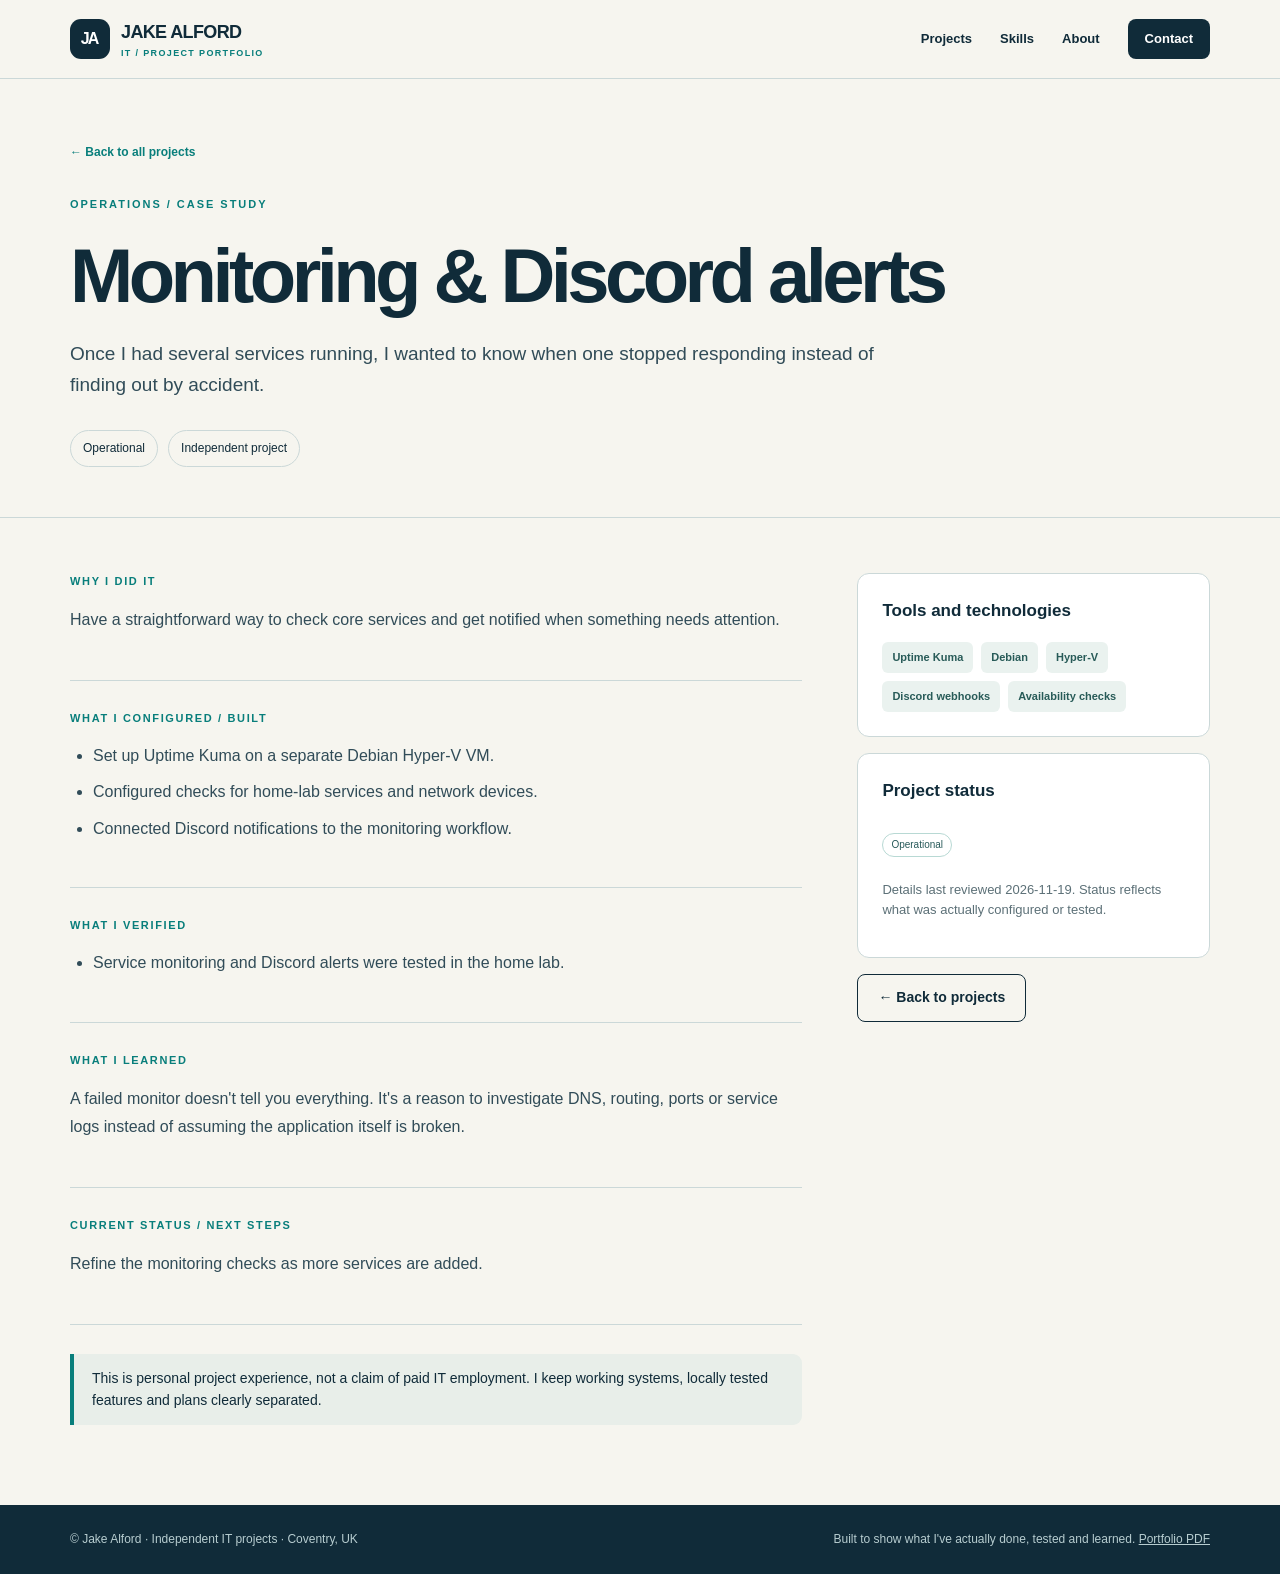
<file: projects/monitoring-alerts.html>
<!doctype html><html lang="en-GB"><head><meta charset="utf-8"><meta name="viewport" content="width=device-width,initial-scale=1"><meta name="description" content="Uptime Kuma in its own VM, checking service availability and sending alerts to Discord."><meta name="theme-color" content="#102b39"><title>Monitoring &amp; Discord alerts | Jake Alford IT Portfolio</title><link rel="stylesheet" href="../assets/styles.css"><link rel="icon" href="../assets/favicon.svg" type="image/svg+xml"></head><body><a class="skip" href="#main">Skip to content</a><header class="topbar"><div class="wrap nav-inner"><a class="brand" href="../index.html"><span class="brandmark" aria-hidden="true">JA</span><span>JAKE ALFORD<small>IT / PROJECT PORTFOLIO</small></span></a><nav class="navlinks" aria-label="Main"><a class="hide-mobile" href="../index.html#projects">Projects</a><a class="hide-mobile" href="../index.html#skills">Skills</a><a class="hide-mobile" href="../index.html#about">About</a><a class="nav-contact" href="../index.html#contact">Contact</a></nav></div></header><main id="main"><section class="project-hero"><div class="wrap"><a class="breadcrumb" href="../index.html#projects">← Back to all projects</a><div class="eyebrow" style="margin-top:32px">Operations / CASE STUDY</div><h1>Monitoring &amp; Discord alerts</h1><p class="lead">Once I had several services running, I wanted to know when one stopped responding instead of finding out by accident.</p><div class="project-meta"><span class="pill">Operational</span><span class="pill">Independent project</span></div></div></section><div class="wrap detail-layout"><article class="detail-main"><div class="detail-block"><div class="section-kicker">Why I did it</div><p>Have a straightforward way to check core services and get notified when something needs attention.</p></div><div class="detail-block"><div class="section-kicker">What I configured / built</div><ul><li>Set up Uptime Kuma on a separate Debian Hyper-V VM.</li><li>Configured checks for home-lab services and network devices.</li><li>Connected Discord notifications to the monitoring workflow.</li></ul></div><div class="detail-block"><div class="section-kicker">What I verified</div><ul><li>Service monitoring and Discord alerts were tested in the home lab.</li></ul></div><div class="detail-block"><div class="section-kicker">What I learned</div><p>A failed monitor doesn&#x27;t tell you everything. It&#x27;s a reason to investigate DNS, routing, ports or service logs instead of assuming the application itself is broken.</p></div><div class="detail-block"><div class="section-kicker">Current status / next steps</div><p>Refine the monitoring checks as more services are added.</p></div><div class="callout">This is personal project experience, not a claim of paid IT employment. I keep working systems, locally tested features and plans clearly separated.</div></article><aside class="detail-side"><div class="sidebar-card"><h3>Tools and technologies</h3><div class="tool-list"><span>Uptime Kuma</span><span>Debian</span><span>Hyper-V</span><span>Discord webhooks</span><span>Availability checks</span></div></div><div class="sidebar-card"><h3>Project status</h3><p class="status" style="display:inline-block">Operational</p><p class="muted" style="font-size:13px">Details last reviewed 2026-11-19. Status reflects what was actually configured or tested.</p></div><a class="btn btn-outline" href="../index.html#projects">← Back to projects</a></aside></div></main><footer class="footer"><div class="wrap footer-inner"><span>© Jake Alford · Independent IT projects · Coventry, UK</span><span>Built to show what I've actually done, tested and learned. <a href="../portfolio.pdf">Portfolio PDF</a></span></div></footer><script defer src="../assets/filter.js"></script></body></html>
</file>
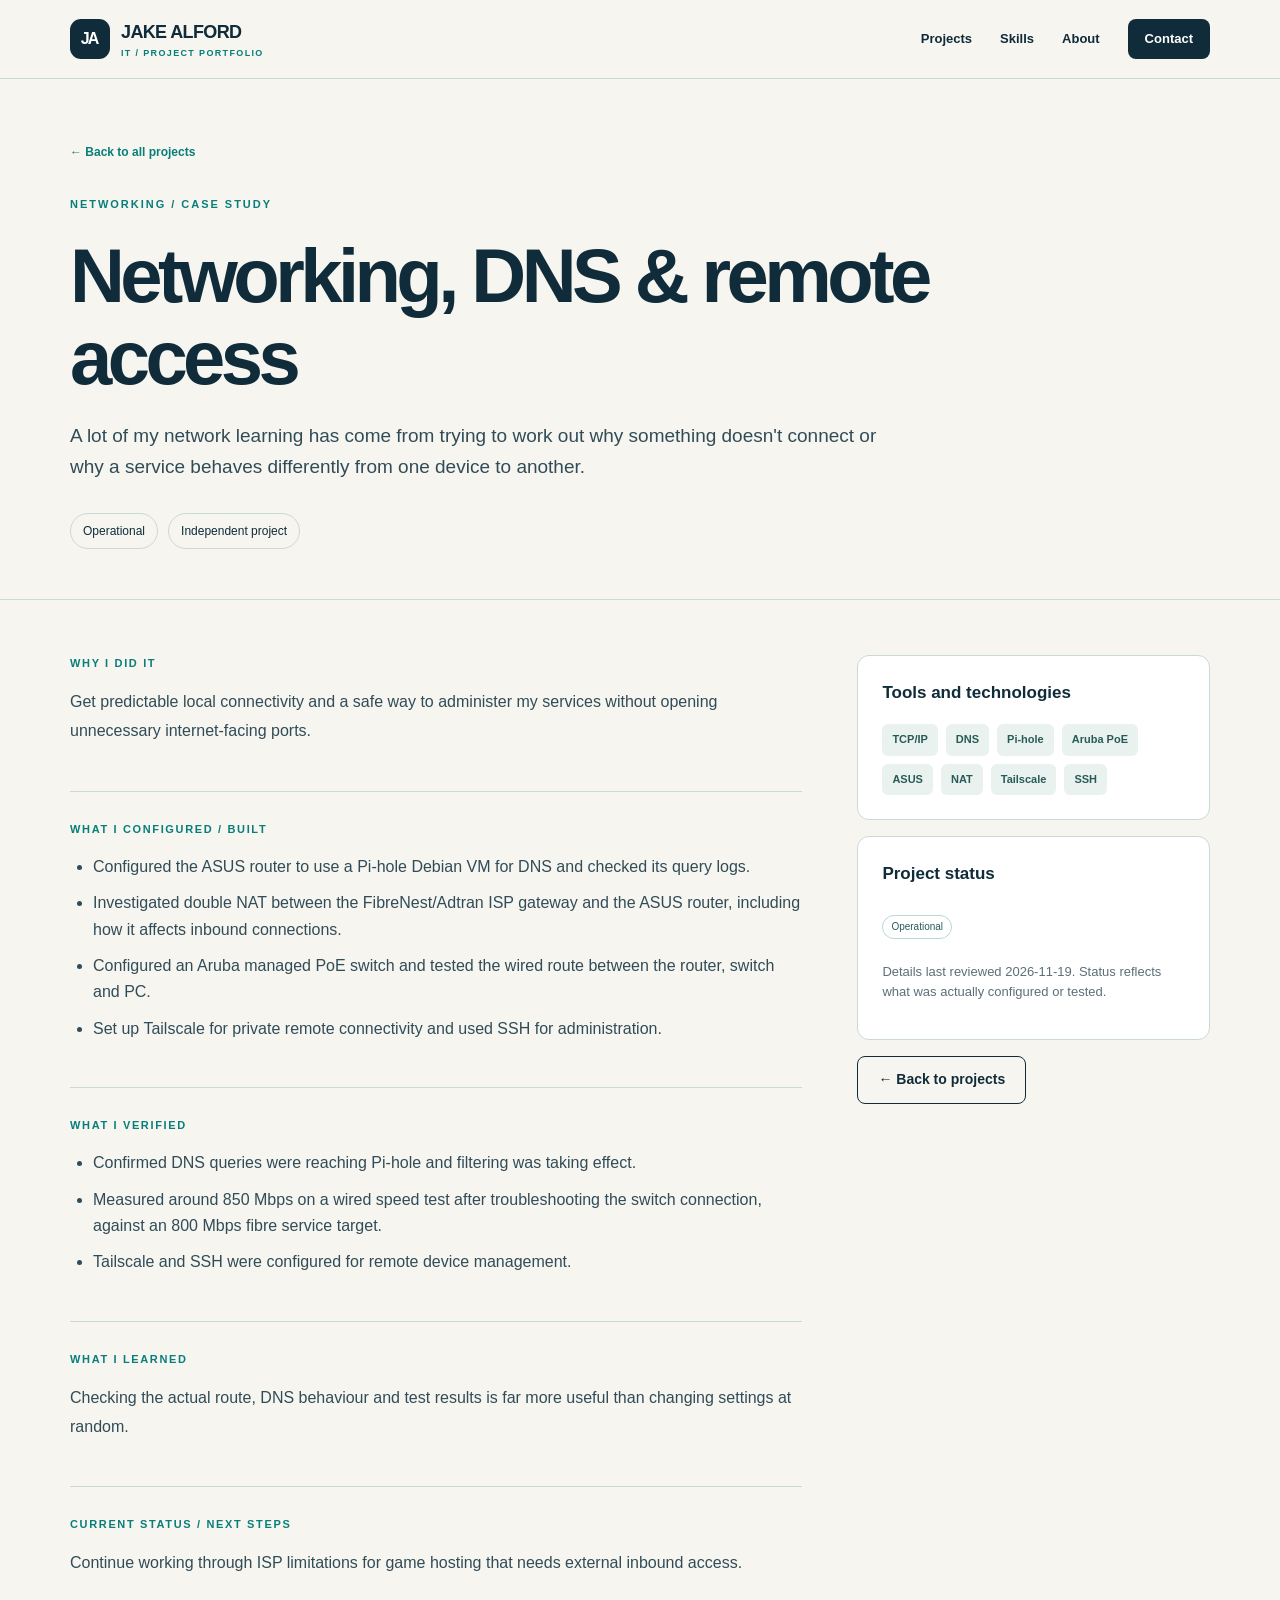
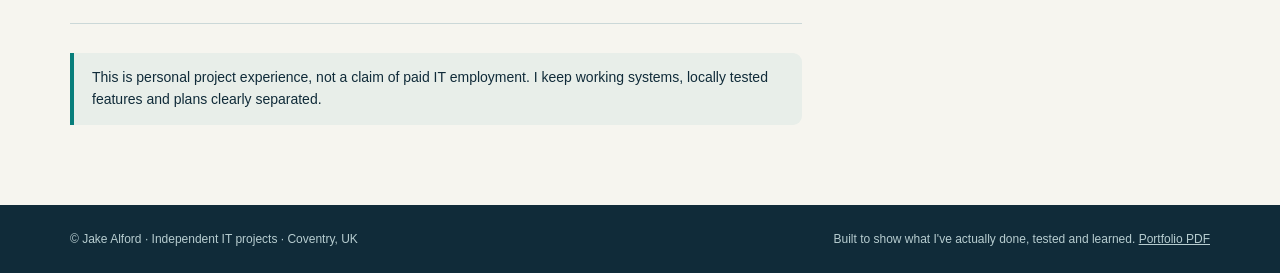
<file: projects/network-dns-remote-access.html>
<!doctype html><html lang="en-GB"><head><meta charset="utf-8"><meta name="viewport" content="width=device-width,initial-scale=1"><meta name="description" content="Troubleshooting a real home network: DNS filtering, double NAT, managed switching and private remote access."><meta name="theme-color" content="#102b39"><title>Networking, DNS &amp; remote access | Jake Alford IT Portfolio</title><link rel="stylesheet" href="../assets/styles.css"><link rel="icon" href="../assets/favicon.svg" type="image/svg+xml"></head><body><a class="skip" href="#main">Skip to content</a><header class="topbar"><div class="wrap nav-inner"><a class="brand" href="../index.html"><span class="brandmark" aria-hidden="true">JA</span><span>JAKE ALFORD<small>IT / PROJECT PORTFOLIO</small></span></a><nav class="navlinks" aria-label="Main"><a class="hide-mobile" href="../index.html#projects">Projects</a><a class="hide-mobile" href="../index.html#skills">Skills</a><a class="hide-mobile" href="../index.html#about">About</a><a class="nav-contact" href="../index.html#contact">Contact</a></nav></div></header><main id="main"><section class="project-hero"><div class="wrap"><a class="breadcrumb" href="../index.html#projects">← Back to all projects</a><div class="eyebrow" style="margin-top:32px">Networking / CASE STUDY</div><h1>Networking, DNS &amp; remote access</h1><p class="lead">A lot of my network learning has come from trying to work out why something doesn&#x27;t connect or why a service behaves differently from one device to another.</p><div class="project-meta"><span class="pill">Operational</span><span class="pill">Independent project</span></div></div></section><div class="wrap detail-layout"><article class="detail-main"><div class="detail-block"><div class="section-kicker">Why I did it</div><p>Get predictable local connectivity and a safe way to administer my services without opening unnecessary internet-facing ports.</p></div><div class="detail-block"><div class="section-kicker">What I configured / built</div><ul><li>Configured the ASUS router to use a Pi-hole Debian VM for DNS and checked its query logs.</li><li>Investigated double NAT between the FibreNest/Adtran ISP gateway and the ASUS router, including how it affects inbound connections.</li><li>Configured an Aruba managed PoE switch and tested the wired route between the router, switch and PC.</li><li>Set up Tailscale for private remote connectivity and used SSH for administration.</li></ul></div><div class="detail-block"><div class="section-kicker">What I verified</div><ul><li>Confirmed DNS queries were reaching Pi-hole and filtering was taking effect.</li><li>Measured around 850 Mbps on a wired speed test after troubleshooting the switch connection, against an 800 Mbps fibre service target.</li><li>Tailscale and SSH were configured for remote device management.</li></ul></div><div class="detail-block"><div class="section-kicker">What I learned</div><p>Checking the actual route, DNS behaviour and test results is far more useful than changing settings at random.</p></div><div class="detail-block"><div class="section-kicker">Current status / next steps</div><p>Continue working through ISP limitations for game hosting that needs external inbound access.</p></div><div class="callout">This is personal project experience, not a claim of paid IT employment. I keep working systems, locally tested features and plans clearly separated.</div></article><aside class="detail-side"><div class="sidebar-card"><h3>Tools and technologies</h3><div class="tool-list"><span>TCP/IP</span><span>DNS</span><span>Pi-hole</span><span>Aruba PoE</span><span>ASUS</span><span>NAT</span><span>Tailscale</span><span>SSH</span></div></div><div class="sidebar-card"><h3>Project status</h3><p class="status" style="display:inline-block">Operational</p><p class="muted" style="font-size:13px">Details last reviewed 2026-11-19. Status reflects what was actually configured or tested.</p></div><a class="btn btn-outline" href="../index.html#projects">← Back to projects</a></aside></div></main><footer class="footer"><div class="wrap footer-inner"><span>© Jake Alford · Independent IT projects · Coventry, UK</span><span>Built to show what I've actually done, tested and learned. <a href="../portfolio.pdf">Portfolio PDF</a></span></div></footer><script defer src="../assets/filter.js"></script></body></html>
</file>
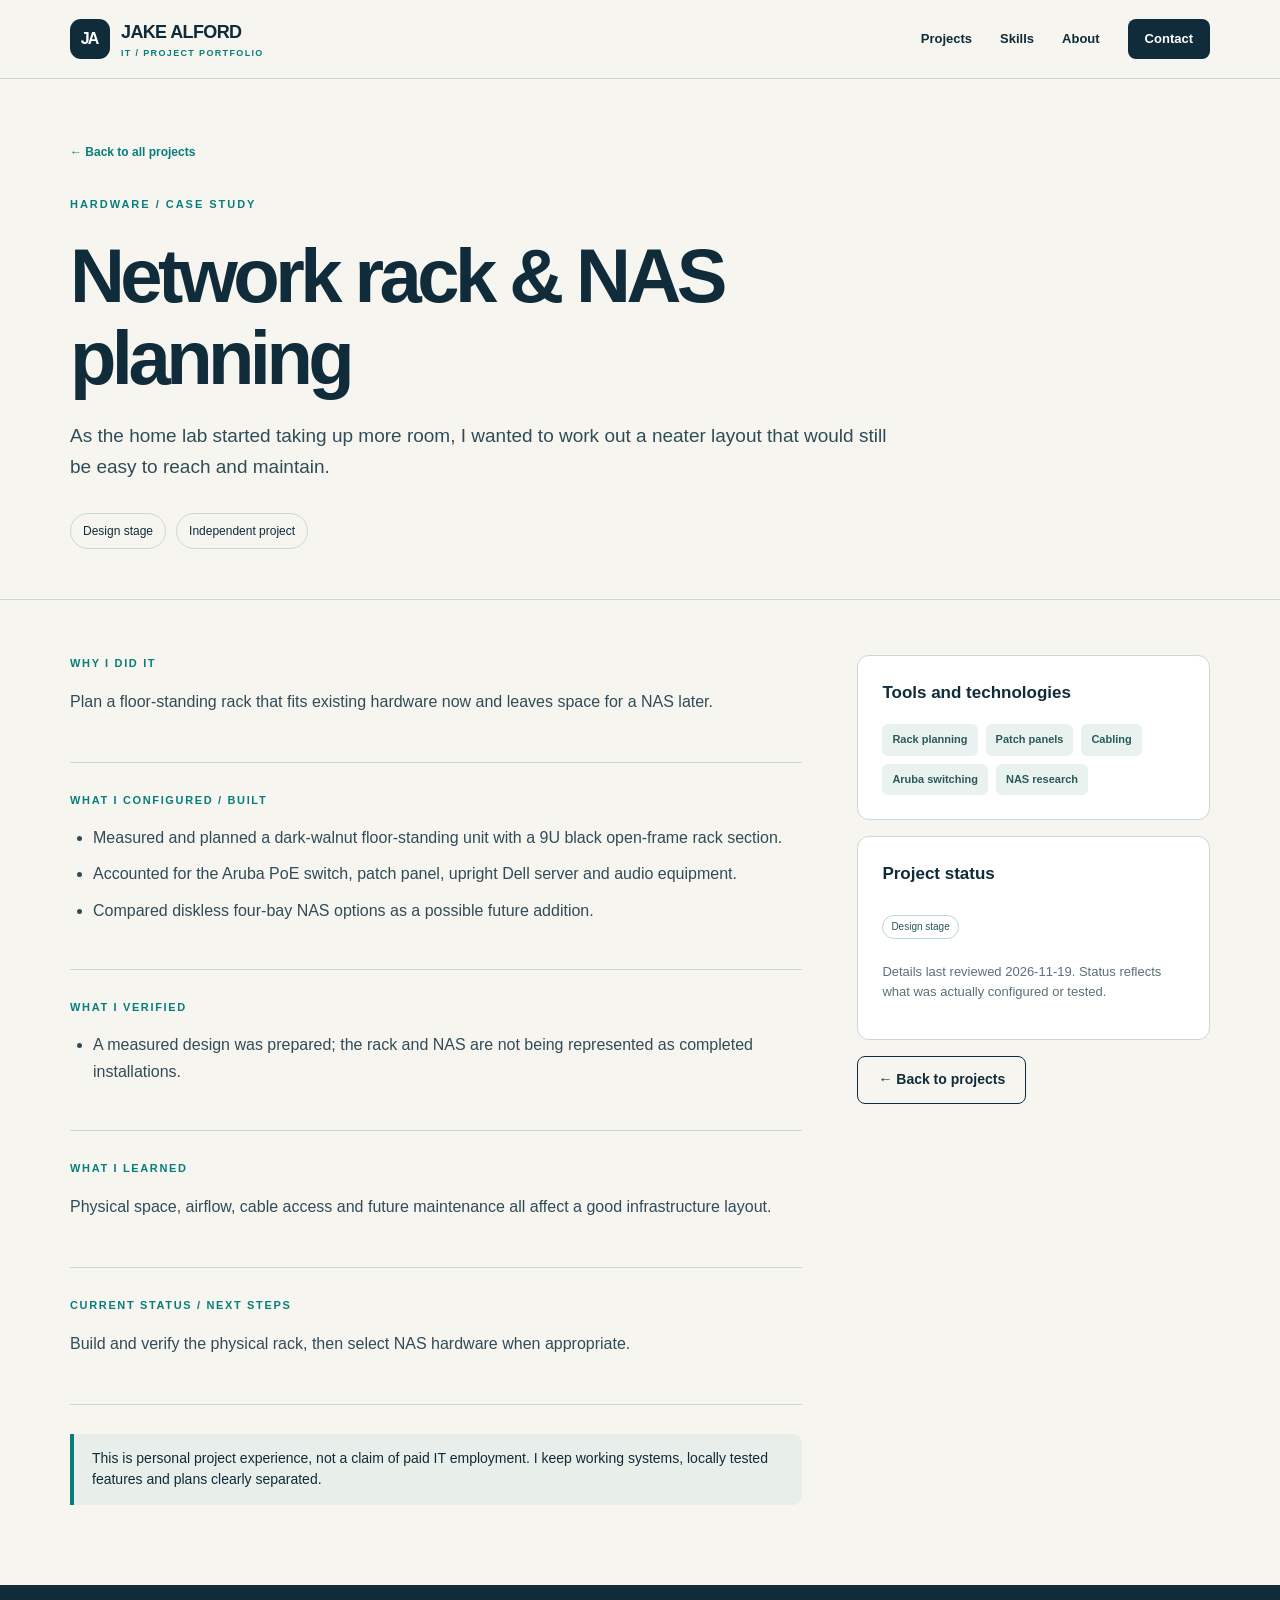
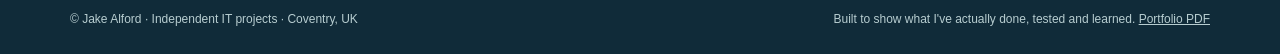
<file: projects/rack-nas-planning.html>
<!doctype html><html lang="en-GB"><head><meta charset="utf-8"><meta name="viewport" content="width=device-width,initial-scale=1"><meta name="description" content="A measured open-rack plan built around the equipment I already own and future expansion."><meta name="theme-color" content="#102b39"><title>Network rack &amp; NAS planning | Jake Alford IT Portfolio</title><link rel="stylesheet" href="../assets/styles.css"><link rel="icon" href="../assets/favicon.svg" type="image/svg+xml"></head><body><a class="skip" href="#main">Skip to content</a><header class="topbar"><div class="wrap nav-inner"><a class="brand" href="../index.html"><span class="brandmark" aria-hidden="true">JA</span><span>JAKE ALFORD<small>IT / PROJECT PORTFOLIO</small></span></a><nav class="navlinks" aria-label="Main"><a class="hide-mobile" href="../index.html#projects">Projects</a><a class="hide-mobile" href="../index.html#skills">Skills</a><a class="hide-mobile" href="../index.html#about">About</a><a class="nav-contact" href="../index.html#contact">Contact</a></nav></div></header><main id="main"><section class="project-hero"><div class="wrap"><a class="breadcrumb" href="../index.html#projects">← Back to all projects</a><div class="eyebrow" style="margin-top:32px">Hardware / CASE STUDY</div><h1>Network rack &amp; NAS planning</h1><p class="lead">As the home lab started taking up more room, I wanted to work out a neater layout that would still be easy to reach and maintain.</p><div class="project-meta"><span class="pill">Design stage</span><span class="pill">Independent project</span></div></div></section><div class="wrap detail-layout"><article class="detail-main"><div class="detail-block"><div class="section-kicker">Why I did it</div><p>Plan a floor-standing rack that fits existing hardware now and leaves space for a NAS later.</p></div><div class="detail-block"><div class="section-kicker">What I configured / built</div><ul><li>Measured and planned a dark-walnut floor-standing unit with a 9U black open-frame rack section.</li><li>Accounted for the Aruba PoE switch, patch panel, upright Dell server and audio equipment.</li><li>Compared diskless four-bay NAS options as a possible future addition.</li></ul></div><div class="detail-block"><div class="section-kicker">What I verified</div><ul><li>A measured design was prepared; the rack and NAS are not being represented as completed installations.</li></ul></div><div class="detail-block"><div class="section-kicker">What I learned</div><p>Physical space, airflow, cable access and future maintenance all affect a good infrastructure layout.</p></div><div class="detail-block"><div class="section-kicker">Current status / next steps</div><p>Build and verify the physical rack, then select NAS hardware when appropriate.</p></div><div class="callout">This is personal project experience, not a claim of paid IT employment. I keep working systems, locally tested features and plans clearly separated.</div></article><aside class="detail-side"><div class="sidebar-card"><h3>Tools and technologies</h3><div class="tool-list"><span>Rack planning</span><span>Patch panels</span><span>Cabling</span><span>Aruba switching</span><span>NAS research</span></div></div><div class="sidebar-card"><h3>Project status</h3><p class="status" style="display:inline-block">Design stage</p><p class="muted" style="font-size:13px">Details last reviewed 2026-11-19. Status reflects what was actually configured or tested.</p></div><a class="btn btn-outline" href="../index.html#projects">← Back to projects</a></aside></div></main><footer class="footer"><div class="wrap footer-inner"><span>© Jake Alford · Independent IT projects · Coventry, UK</span><span>Built to show what I've actually done, tested and learned. <a href="../portfolio.pdf">Portfolio PDF</a></span></div></footer><script defer src="../assets/filter.js"></script></body></html>
</file>
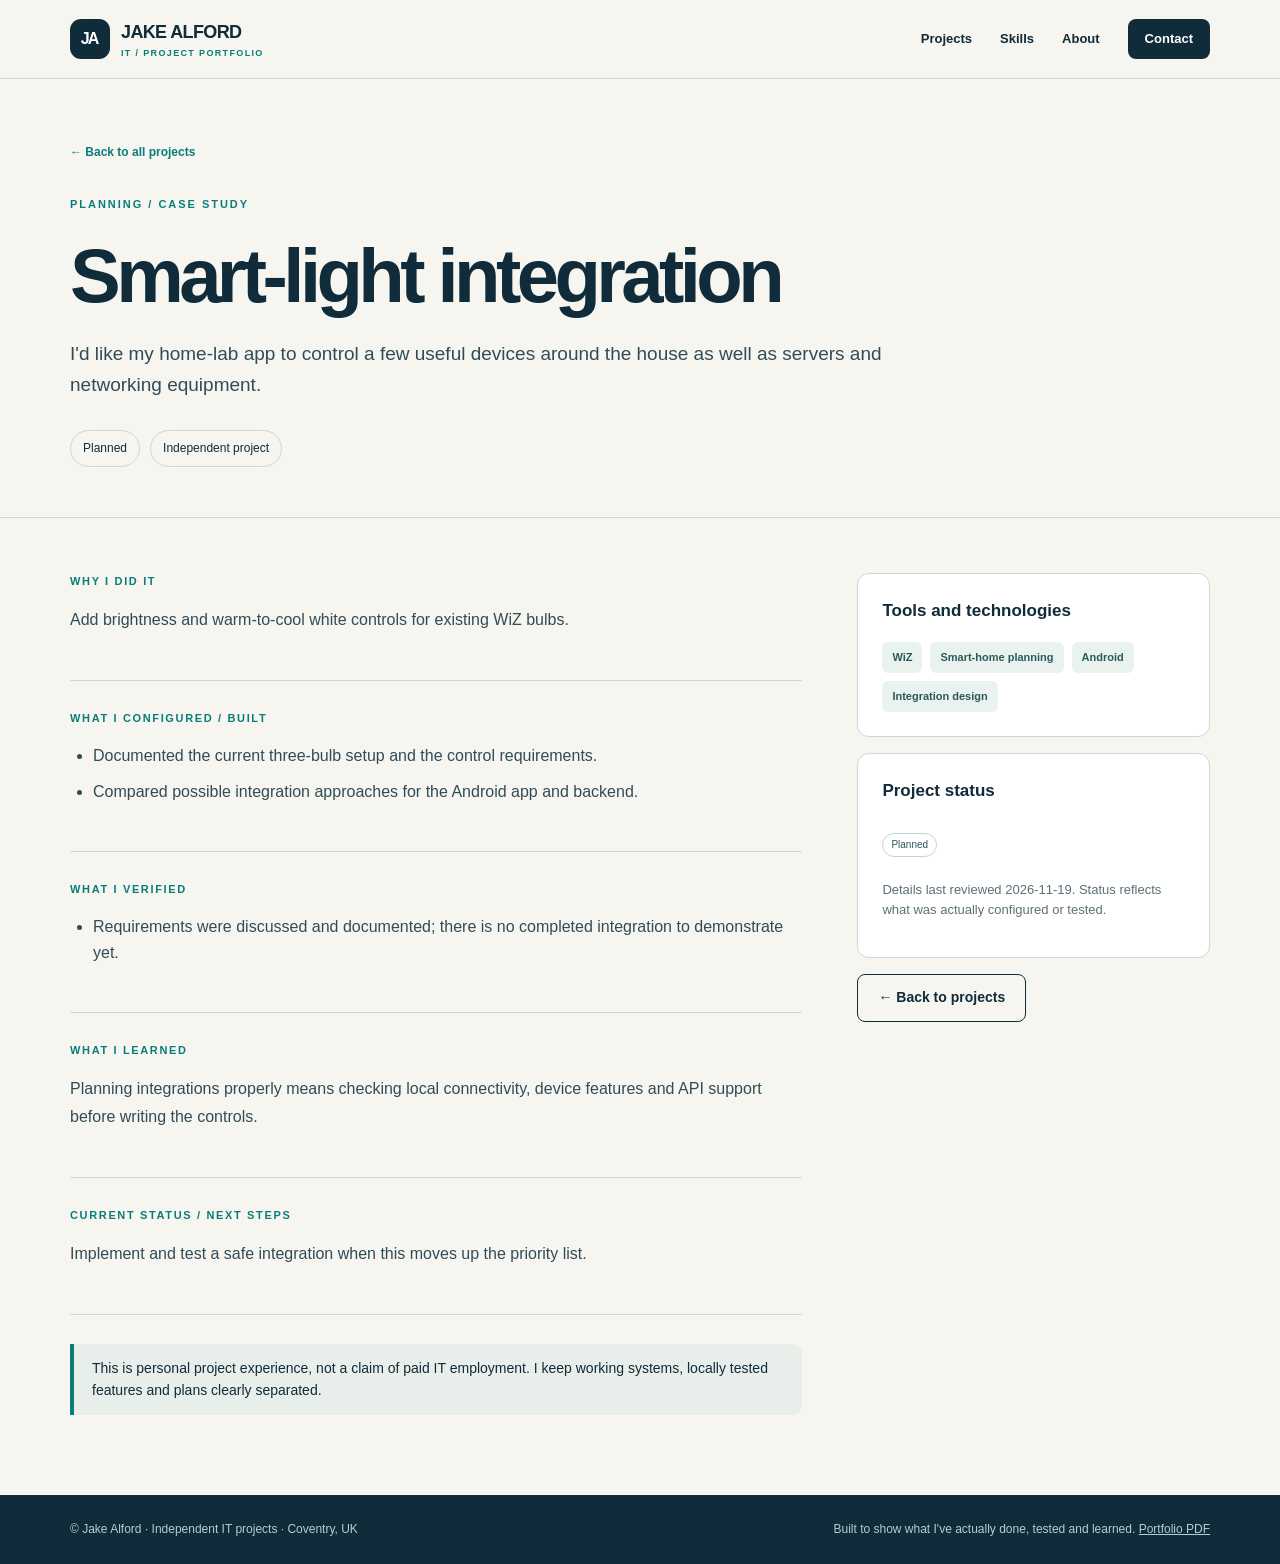
<file: projects/smart-light-integration.html>
<!doctype html><html lang="en-GB"><head><meta charset="utf-8"><meta name="viewport" content="width=device-width,initial-scale=1"><meta name="description" content="Planning to integrate existing WiZ tunable-white bulbs into HomeLab Manager."><meta name="theme-color" content="#102b39"><title>Smart-light integration | Jake Alford IT Portfolio</title><link rel="stylesheet" href="../assets/styles.css"><link rel="icon" href="../assets/favicon.svg" type="image/svg+xml"></head><body><a class="skip" href="#main">Skip to content</a><header class="topbar"><div class="wrap nav-inner"><a class="brand" href="../index.html"><span class="brandmark" aria-hidden="true">JA</span><span>JAKE ALFORD<small>IT / PROJECT PORTFOLIO</small></span></a><nav class="navlinks" aria-label="Main"><a class="hide-mobile" href="../index.html#projects">Projects</a><a class="hide-mobile" href="../index.html#skills">Skills</a><a class="hide-mobile" href="../index.html#about">About</a><a class="nav-contact" href="../index.html#contact">Contact</a></nav></div></header><main id="main"><section class="project-hero"><div class="wrap"><a class="breadcrumb" href="../index.html#projects">← Back to all projects</a><div class="eyebrow" style="margin-top:32px">Planning / CASE STUDY</div><h1>Smart-light integration</h1><p class="lead">I&#x27;d like my home-lab app to control a few useful devices around the house as well as servers and networking equipment.</p><div class="project-meta"><span class="pill">Planned</span><span class="pill">Independent project</span></div></div></section><div class="wrap detail-layout"><article class="detail-main"><div class="detail-block"><div class="section-kicker">Why I did it</div><p>Add brightness and warm-to-cool white controls for existing WiZ bulbs.</p></div><div class="detail-block"><div class="section-kicker">What I configured / built</div><ul><li>Documented the current three-bulb setup and the control requirements.</li><li>Compared possible integration approaches for the Android app and backend.</li></ul></div><div class="detail-block"><div class="section-kicker">What I verified</div><ul><li>Requirements were discussed and documented; there is no completed integration to demonstrate yet.</li></ul></div><div class="detail-block"><div class="section-kicker">What I learned</div><p>Planning integrations properly means checking local connectivity, device features and API support before writing the controls.</p></div><div class="detail-block"><div class="section-kicker">Current status / next steps</div><p>Implement and test a safe integration when this moves up the priority list.</p></div><div class="callout">This is personal project experience, not a claim of paid IT employment. I keep working systems, locally tested features and plans clearly separated.</div></article><aside class="detail-side"><div class="sidebar-card"><h3>Tools and technologies</h3><div class="tool-list"><span>WiZ</span><span>Smart-home planning</span><span>Android</span><span>Integration design</span></div></div><div class="sidebar-card"><h3>Project status</h3><p class="status" style="display:inline-block">Planned</p><p class="muted" style="font-size:13px">Details last reviewed 2026-11-19. Status reflects what was actually configured or tested.</p></div><a class="btn btn-outline" href="../index.html#projects">← Back to projects</a></aside></div></main><footer class="footer"><div class="wrap footer-inner"><span>© Jake Alford · Independent IT projects · Coventry, UK</span><span>Built to show what I've actually done, tested and learned. <a href="../portfolio.pdf">Portfolio PDF</a></span></div></footer><script defer src="../assets/filter.js"></script></body></html>
</file>
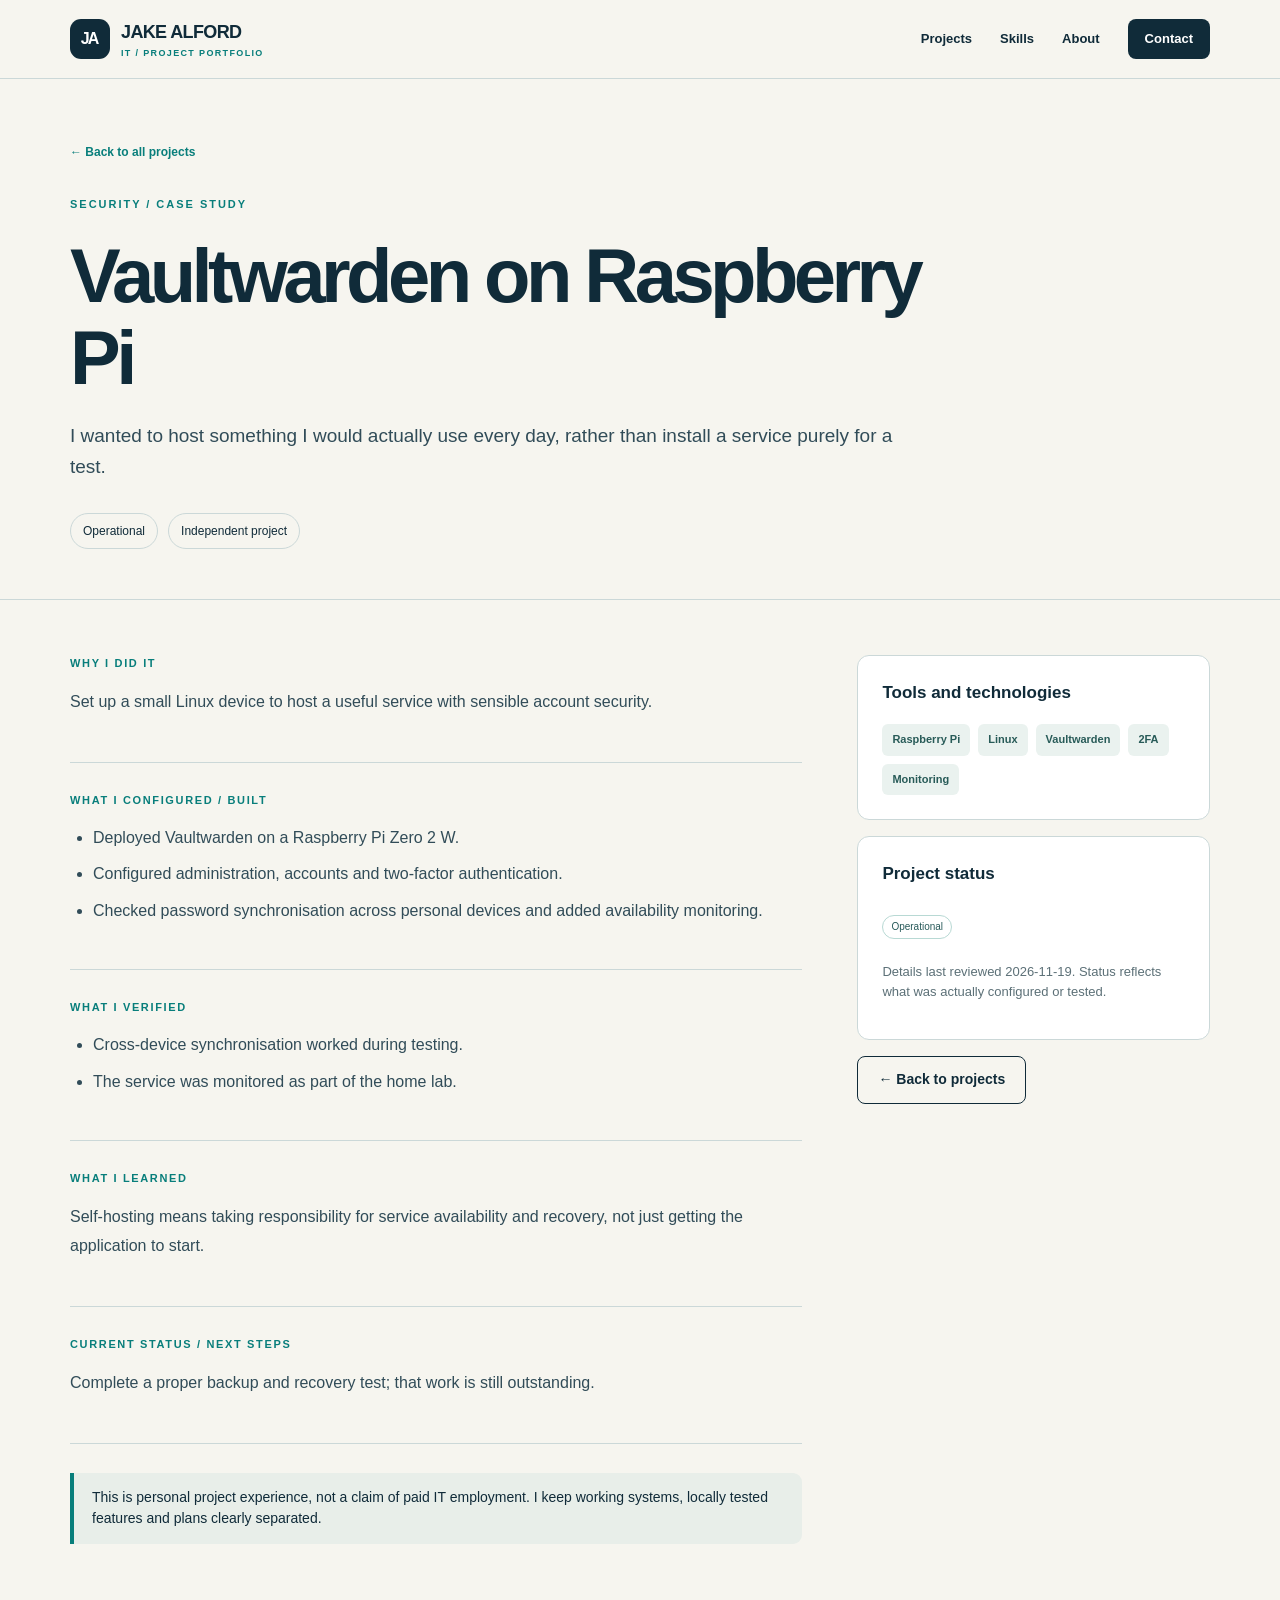
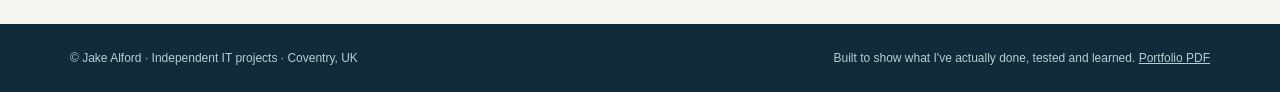
<file: projects/vaultwarden-raspberry-pi.html>
<!doctype html><html lang="en-GB"><head><meta charset="utf-8"><meta name="viewport" content="width=device-width,initial-scale=1"><meta name="description" content="A self-hosted password manager on a Raspberry Pi Zero 2 W, used across my own devices."><meta name="theme-color" content="#102b39"><title>Vaultwarden on Raspberry Pi | Jake Alford IT Portfolio</title><link rel="stylesheet" href="../assets/styles.css"><link rel="icon" href="../assets/favicon.svg" type="image/svg+xml"></head><body><a class="skip" href="#main">Skip to content</a><header class="topbar"><div class="wrap nav-inner"><a class="brand" href="../index.html"><span class="brandmark" aria-hidden="true">JA</span><span>JAKE ALFORD<small>IT / PROJECT PORTFOLIO</small></span></a><nav class="navlinks" aria-label="Main"><a class="hide-mobile" href="../index.html#projects">Projects</a><a class="hide-mobile" href="../index.html#skills">Skills</a><a class="hide-mobile" href="../index.html#about">About</a><a class="nav-contact" href="../index.html#contact">Contact</a></nav></div></header><main id="main"><section class="project-hero"><div class="wrap"><a class="breadcrumb" href="../index.html#projects">← Back to all projects</a><div class="eyebrow" style="margin-top:32px">Security / CASE STUDY</div><h1>Vaultwarden on Raspberry Pi</h1><p class="lead">I wanted to host something I would actually use every day, rather than install a service purely for a test.</p><div class="project-meta"><span class="pill">Operational</span><span class="pill">Independent project</span></div></div></section><div class="wrap detail-layout"><article class="detail-main"><div class="detail-block"><div class="section-kicker">Why I did it</div><p>Set up a small Linux device to host a useful service with sensible account security.</p></div><div class="detail-block"><div class="section-kicker">What I configured / built</div><ul><li>Deployed Vaultwarden on a Raspberry Pi Zero 2 W.</li><li>Configured administration, accounts and two-factor authentication.</li><li>Checked password synchronisation across personal devices and added availability monitoring.</li></ul></div><div class="detail-block"><div class="section-kicker">What I verified</div><ul><li>Cross-device synchronisation worked during testing.</li><li>The service was monitored as part of the home lab.</li></ul></div><div class="detail-block"><div class="section-kicker">What I learned</div><p>Self-hosting means taking responsibility for service availability and recovery, not just getting the application to start.</p></div><div class="detail-block"><div class="section-kicker">Current status / next steps</div><p>Complete a proper backup and recovery test; that work is still outstanding.</p></div><div class="callout">This is personal project experience, not a claim of paid IT employment. I keep working systems, locally tested features and plans clearly separated.</div></article><aside class="detail-side"><div class="sidebar-card"><h3>Tools and technologies</h3><div class="tool-list"><span>Raspberry Pi</span><span>Linux</span><span>Vaultwarden</span><span>2FA</span><span>Monitoring</span></div></div><div class="sidebar-card"><h3>Project status</h3><p class="status" style="display:inline-block">Operational</p><p class="muted" style="font-size:13px">Details last reviewed 2026-11-19. Status reflects what was actually configured or tested.</p></div><a class="btn btn-outline" href="../index.html#projects">← Back to projects</a></aside></div></main><footer class="footer"><div class="wrap footer-inner"><span>© Jake Alford · Independent IT projects · Coventry, UK</span><span>Built to show what I've actually done, tested and learned. <a href="../portfolio.pdf">Portfolio PDF</a></span></div></footer><script defer src="../assets/filter.js"></script></body></html>
</file>
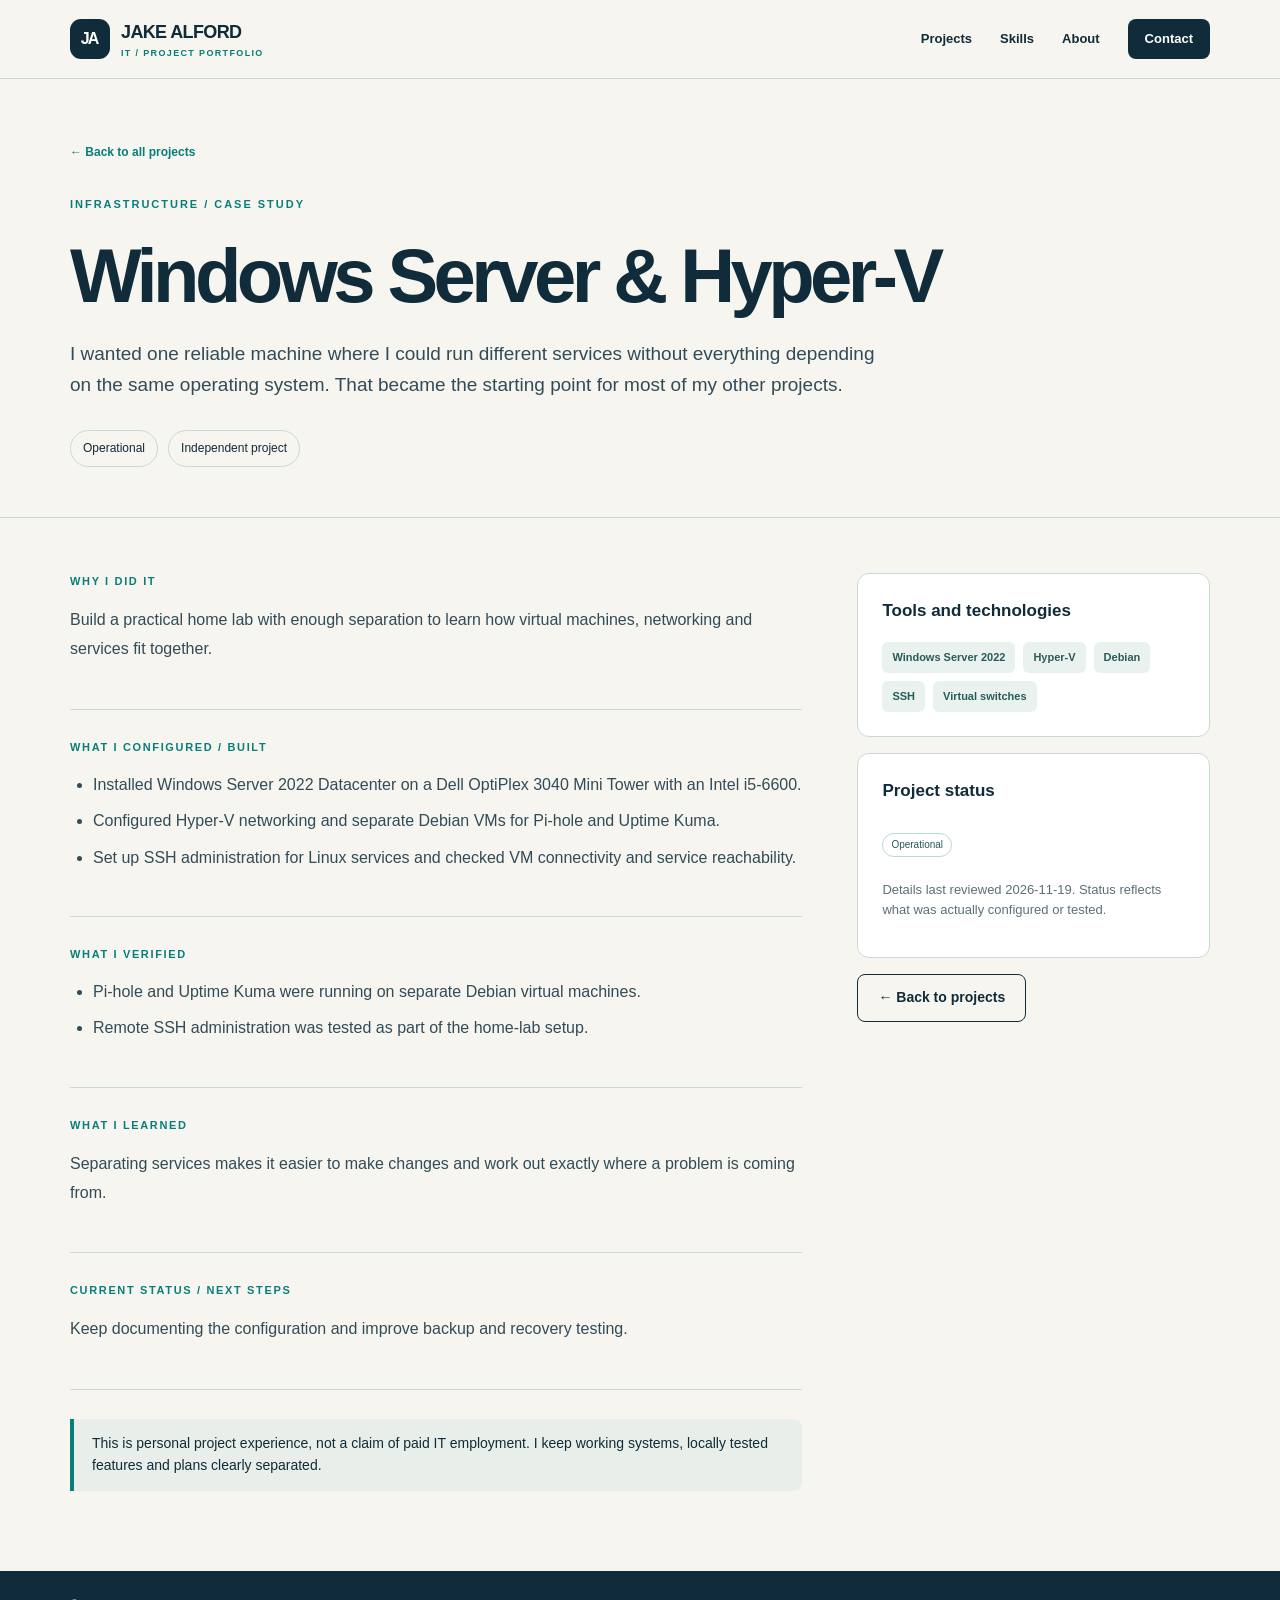
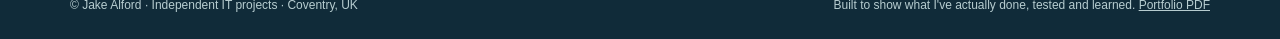
<file: projects/windows-server-hyper-v.html>
<!doctype html><html lang="en-GB"><head><meta charset="utf-8"><meta name="viewport" content="width=device-width,initial-scale=1"><meta name="description" content="A dedicated Windows Server host running separate Debian virtual machines for DNS and monitoring."><meta name="theme-color" content="#102b39"><title>Windows Server &amp; Hyper-V | Jake Alford IT Portfolio</title><link rel="stylesheet" href="../assets/styles.css"><link rel="icon" href="../assets/favicon.svg" type="image/svg+xml"></head><body><a class="skip" href="#main">Skip to content</a><header class="topbar"><div class="wrap nav-inner"><a class="brand" href="../index.html"><span class="brandmark" aria-hidden="true">JA</span><span>JAKE ALFORD<small>IT / PROJECT PORTFOLIO</small></span></a><nav class="navlinks" aria-label="Main"><a class="hide-mobile" href="../index.html#projects">Projects</a><a class="hide-mobile" href="../index.html#skills">Skills</a><a class="hide-mobile" href="../index.html#about">About</a><a class="nav-contact" href="../index.html#contact">Contact</a></nav></div></header><main id="main"><section class="project-hero"><div class="wrap"><a class="breadcrumb" href="../index.html#projects">← Back to all projects</a><div class="eyebrow" style="margin-top:32px">Infrastructure / CASE STUDY</div><h1>Windows Server &amp; Hyper-V</h1><p class="lead">I wanted one reliable machine where I could run different services without everything depending on the same operating system. That became the starting point for most of my other projects.</p><div class="project-meta"><span class="pill">Operational</span><span class="pill">Independent project</span></div></div></section><div class="wrap detail-layout"><article class="detail-main"><div class="detail-block"><div class="section-kicker">Why I did it</div><p>Build a practical home lab with enough separation to learn how virtual machines, networking and services fit together.</p></div><div class="detail-block"><div class="section-kicker">What I configured / built</div><ul><li>Installed Windows Server 2022 Datacenter on a Dell OptiPlex 3040 Mini Tower with an Intel i5-6600.</li><li>Configured Hyper-V networking and separate Debian VMs for Pi-hole and Uptime Kuma.</li><li>Set up SSH administration for Linux services and checked VM connectivity and service reachability.</li></ul></div><div class="detail-block"><div class="section-kicker">What I verified</div><ul><li>Pi-hole and Uptime Kuma were running on separate Debian virtual machines.</li><li>Remote SSH administration was tested as part of the home-lab setup.</li></ul></div><div class="detail-block"><div class="section-kicker">What I learned</div><p>Separating services makes it easier to make changes and work out exactly where a problem is coming from.</p></div><div class="detail-block"><div class="section-kicker">Current status / next steps</div><p>Keep documenting the configuration and improve backup and recovery testing.</p></div><div class="callout">This is personal project experience, not a claim of paid IT employment. I keep working systems, locally tested features and plans clearly separated.</div></article><aside class="detail-side"><div class="sidebar-card"><h3>Tools and technologies</h3><div class="tool-list"><span>Windows Server 2022</span><span>Hyper-V</span><span>Debian</span><span>SSH</span><span>Virtual switches</span></div></div><div class="sidebar-card"><h3>Project status</h3><p class="status" style="display:inline-block">Operational</p><p class="muted" style="font-size:13px">Details last reviewed 2026-11-19. Status reflects what was actually configured or tested.</p></div><a class="btn btn-outline" href="../index.html#projects">← Back to projects</a></aside></div></main><footer class="footer"><div class="wrap footer-inner"><span>© Jake Alford · Independent IT projects · Coventry, UK</span><span>Built to show what I've actually done, tested and learned. <a href="../portfolio.pdf">Portfolio PDF</a></span></div></footer><script defer src="../assets/filter.js"></script></body></html>
</file>
<file: assets/styles.css>
:root{--paper:#f6f5ef;--paper2:#ebece6;--white:#fff;--ink:#102b39;--ink2:#314c58;--teal:#087e7b;--teal2:#d6ebe7;--line:#cbd8d8;--muted:#5c7077;--shadow:0 18px 45px rgba(16,43,57,.08);font-synthesis:none}
*{box-sizing:border-box}html{scroll-behavior:smooth}body{margin:0;background:var(--paper);color:var(--ink);font-family:Aileron,"Aptos","Arial",sans-serif;font-size:16px;line-height:1.55;-webkit-font-smoothing:antialiased}a{color:inherit}a:focus-visible,button:focus-visible,input:focus-visible{outline:3px solid var(--teal);outline-offset:3px}.wrap{width:min(1140px,calc(100% - 48px));margin:auto}.skip{position:absolute;top:-60px;left:12px;background:var(--white);padding:12px;z-index:9}.skip:focus{top:10px}.topbar{background:rgba(246,245,239,.96);border-bottom:1px solid var(--line);position:sticky;top:0;z-index:20;backdrop-filter:blur(12px)}.nav-inner{display:flex;align-items:center;justify-content:space-between;gap:20px;min-height:78px}.brand{display:inline-flex;align-items:center;gap:11px;text-decoration:none;font-weight:900;letter-spacing:-.035em;font-size:18px;white-space:nowrap}.brandmark{display:grid;place-items:center;width:40px;height:40px;background:var(--ink);color:#fff;border-radius:11px;font-weight:900;letter-spacing:-2px;font-size:16px;padding-right:2px}.brand small{font-size:9px;display:block;font-weight:800;letter-spacing:.15em;color:var(--teal);line-height:1.4}.navlinks{display:flex;align-items:center;gap:28px}.navlinks a{text-decoration:none;font-size:13px;font-weight:800}.navlinks a:hover,.text-link:hover{color:var(--teal)}.navlinks .nav-contact{background:var(--ink);color:#fff;padding:10px 17px;border-radius:8px}.navlinks .nav-contact:hover{background:var(--teal);color:white}.eyebrow{text-transform:uppercase;letter-spacing:.18em;font-weight:900;font-size:11px;color:var(--teal)}.hero{padding:86px 0 70px}.hero-layout{display:grid;grid-template-columns:1.07fr .93fr;gap:58px;align-items:center}.hero h1{font-size:clamp(44px,5.5vw,78px);letter-spacing:-.068em;line-height:1.04;margin:20px 0 25px;max-width:750px}.hero h1 em{font-style:normal;color:var(--teal)}.lead{color:var(--ink2);font-size:19px;max-width:640px;line-height:1.62;margin:0 0 30px}.actions{display:flex;gap:12px;flex-wrap:wrap}.btn{display:inline-flex;align-items:center;justify-content:center;min-height:48px;border-radius:8px;padding:12px 20px;text-decoration:none;font-size:14px;font-weight:800;transition:transform .15s,background .15s}.btn:hover{transform:translateY(-2px)}.btn-main{color:white;background:var(--teal)}.btn-main:hover{background:#056b68}.btn-outline{border:1px solid var(--ink);background:transparent}.hero-panel{background:var(--ink);color:white;min-height:450px;border-radius:18px;box-shadow:var(--shadow);padding:31px;position:relative;overflow:hidden}.hero-panel:after{content:"";width:280px;height:280px;border:1px solid #38636d;border-radius:50%;position:absolute;right:-140px;top:-130px;box-shadow:0 0 0 65px rgba(52,94,102,.16),0 0 0 130px rgba(52,94,102,.09)}.hero-panel-head{font-size:11px;color:#b2d6d5;letter-spacing:.15em;font-weight:800}.terminal-row{display:flex;gap:7px;margin-bottom:22px}.terminal-row span{width:8px;height:8px;background:#4d727a;border-radius:50%}.terminal-row span:first-child{background:#42c2b4}.diagram-card{border:1px solid #45666d;background:#1a3947;position:relative;padding:18px;border-radius:11px;margin:11px 0;z-index:1}.diagram-label{color:#9bd4cb;font-size:10px;letter-spacing:.12em;text-transform:uppercase}.diagram-card b{display:block;font-size:17px;margin-top:3px}.diagram-card small{display:block;color:#afc4c6;margin-top:2px}.diagram-two{display:grid;grid-template-columns:1fr 1fr;gap:10px}.diagram-two .diagram-card{margin:0}.connector{height:23px;width:1px;background:#4ba8a2;margin:auto}.panel-foot{position:absolute;bottom:20px;left:31px;right:31px;font-size:10px;letter-spacing:.12em;z-index:1;color:#a6c5c5;display:flex;justify-content:space-between}.metric-strip{border-top:1px solid var(--line);border-bottom:1px solid var(--line);background:#eef0eb}.metric-grid{display:grid;grid-template-columns:repeat(3,1fr)}.metric{padding:27px 28px;border-right:1px solid var(--line)}.metric:first-child{padding-left:0}.metric:last-child{border-right:0}.metric strong{font-size:39px;letter-spacing:-.05em;line-height:1;display:block}.metric span{font-size:12px;color:var(--muted);display:block;margin-top:9px;max-width:240px}.section{padding:86px 0}.section-head{display:flex;align-items:end;justify-content:space-between;gap:24px;margin-bottom:28px}.section h2,.page-section h2{font-size:clamp(30px,4vw,48px);line-height:1.08;letter-spacing:-.05em;margin:8px 0 0}.section-desc{max-width:470px;color:var(--muted);margin:0}.line{height:1px;background:var(--line);margin:25px 0}.section-soft{background:#edefe9}.filters{display:flex;gap:9px;flex-wrap:wrap;margin:28px 0 26px}.filter-btn{border:1px solid #b9c8c6;background:transparent;color:var(--ink);font:inherit;font-size:12px;font-weight:800;border-radius:100px;padding:9px 15px;cursor:pointer}.filter-btn.is-active,.filter-btn:hover{background:var(--ink);color:#fff;border-color:var(--ink)}.project-grid{display:grid;grid-template-columns:repeat(3,1fr);gap:17px}.project-card{background:var(--white);border:1px solid var(--line);border-radius:14px;padding:23px;display:flex;flex-direction:column;min-height:285px;box-shadow:0 5px 18px rgba(16,43,57,.025);transition:transform .2s,box-shadow .2s}.project-card:hover{transform:translateY(-4px);box-shadow:var(--shadow)}.project-card[hidden]{display:none}.card-top{display:flex;gap:6px;align-items:center;justify-content:space-between}.tag{font-size:10px;text-transform:uppercase;letter-spacing:.13em;font-weight:900;color:var(--teal)}.status{font-size:10px;color:#285a5a;border:1px solid #b8d9d4;border-radius:30px;padding:5px 8px;line-height:1.2;text-align:center}.project-card h3{letter-spacing:-.045em;font-size:23px;line-height:1.12;margin:32px 0 13px}.project-card p{font-size:14px;color:var(--muted);line-height:1.65;margin:0 0 23px}.card-footer{border-top:1px solid var(--line);padding-top:14px;margin-top:auto;display:flex;justify-content:space-between;align-items:center;gap:10px}.text-link{text-decoration:none;font-size:12px;font-weight:900}.arrow{font-size:20px;font-weight:600}.empty-state{display:none;padding:26px;border:1px dashed var(--line);border-radius:10px}.empty-state.show{display:block}.skill-grid{display:grid;grid-template-columns:repeat(4,1fr);gap:13px}.skill-box{background:var(--paper);border:1px solid var(--line);border-radius:14px;padding:23px}.skill-box b{font-size:16px;letter-spacing:-.02em}.skill-box p{font-size:13px;color:var(--muted);margin:12px 0 0}.steps{display:grid;grid-template-columns:repeat(4,1fr);gap:16px}.step{border-top:2px solid var(--teal);padding-top:17px}.step span{font-size:11px;color:var(--teal);font-weight:900}.step b{display:block;margin-top:10px;line-height:1.2;font-size:21px}.step p{font-size:13px;color:var(--muted)}.about-band{background:var(--ink);color:#fff;border-radius:18px;padding:40px;display:grid;grid-template-columns:1.2fr 1fr;gap:38px}.about-band p{color:#c5d7d8;line-height:1.74;margin:14px 0}.about-band h2{margin-top:10px}.about-aside{border-left:1px solid #40646e;padding-left:32px}.about-aside b{color:#fff;display:block;margin-bottom:7px}.about-aside small{color:#b6ced1}.contact-zone{padding:78px 0 90px}.contact-box{border-top:1px solid var(--line);padding-top:30px;display:flex;align-items:center;justify-content:space-between;gap:30px}.contact-box h2{font-size:clamp(30px,4vw,52px);margin:10px 0;letter-spacing:-.05em}.contact-box p{color:var(--muted)}.footer{background:var(--ink);color:#b7cdd0;padding:25px 0}.footer-inner{display:flex;justify-content:space-between;align-items:center;gap:15px;font-size:12px}.footer a{color:inherit}.project-hero{padding:60px 0 50px;border-bottom:1px solid var(--line)}.breadcrumb{font-size:12px;text-decoration:none;color:var(--teal);font-weight:800}.project-hero h1{font-size:clamp(39px,6vw,76px);letter-spacing:-.06em;line-height:1.08;max-width:880px;margin:22px 0}.project-hero .lead{max-width:830px}.project-meta{display:flex;gap:10px;flex-wrap:wrap;align-items:center;margin:20px 0 0}.project-meta .pill{padding:8px 12px;border:1px solid var(--line);font-size:12px;border-radius:30px}.detail-layout{display:grid;grid-template-columns:minmax(0,1.35fr) minmax(260px,.65fr);gap:55px;padding:55px 0 80px}.detail-main h2{font-size:29px;letter-spacing:-.04em;margin:0 0 13px}.detail-main p{font-size:16px;color:var(--ink2);line-height:1.8}.detail-block{border-bottom:1px solid var(--line);padding:0 0 29px;margin-bottom:29px}.detail-block:last-child{border:0}.detail-main ul{padding-left:23px}.detail-main li{margin:10px 0;color:var(--ink2);line-height:1.65}.detail-side{align-self:start;position:sticky;top:104px}.sidebar-card{background:var(--white);border:1px solid var(--line);border-radius:12px;padding:24px;margin-bottom:16px}.sidebar-card h3{font-size:17px;margin:0 0 18px}.tool-list{display:flex;gap:8px;flex-wrap:wrap}.tool-list span{display:inline-block;padding:7px 10px;border-radius:6px;background:#eaf2ef;font-size:11px;color:#285b58;font-weight:700}.callout{border-left:4px solid var(--teal);padding:14px 18px;background:#e8eee9;border-radius:0 9px 9px 0;color:var(--ink);font-size:14px}.muted{color:var(--muted)}.mini-search{margin-left:auto;min-width:160px;padding:10px 12px;background:#fff;border:1px solid var(--line);border-radius:8px;font-family:inherit;font-size:13px}.section-kicker{font-size:11px;color:var(--teal);letter-spacing:.15em;text-transform:uppercase;font-weight:900}.all-grid{padding-top:20px}.simple-callout{margin:20px 0 0;color:var(--muted);font-size:13px}@media(max-width:970px){.hero-layout{grid-template-columns:1fr;gap:28px}.hero-panel{min-height:420px}.project-grid{grid-template-columns:repeat(2,1fr)}.skill-grid{grid-template-columns:repeat(2,1fr)}.steps{grid-template-columns:repeat(2,1fr)}.detail-layout{grid-template-columns:1fr;gap:8px}.detail-side{position:static;display:grid;grid-template-columns:1fr 1fr;gap:14px}.sidebar-card{margin:0}}@media(max-width:640px){.wrap{width:min(100% - 30px,1140px)}.nav-inner{min-height:69px}.brand{font-size:14px}.brandmark{width:37px;height:37px}.navlinks{gap:12px}.navlinks a{font-size:11px}.navlinks .nav-contact{padding:8px 9px}.navlinks .hide-mobile{display:none}.hero{padding:46px 0 40px}.hero h1{font-size:46px}.lead{font-size:16px}.hero-panel{padding:20px;min-height:390px}.hero-panel .diagram-card{padding:12px}.hero-panel .diagram-card b{font-size:13px}.panel-foot{left:20px;right:20px}.metric-grid{grid-template-columns:1fr}.metric{border-right:0;border-bottom:1px solid var(--line);padding:21px 0}.metric:last-child{border-bottom:0}.metric strong{font-size:31px}.section{padding:57px 0}.section-head{display:block}.section-desc{margin:15px 0 0}.project-grid,.skill-grid,.steps,.about-band,.detail-side{grid-template-columns:1fr}.project-card{min-height:235px}.project-card h3{margin-top:22px}.about-band{padding:25px}.about-aside{border-left:0;border-top:1px solid #40646e;padding:22px 0 0}.contact-box{display:block}.contact-box .btn{margin-top:14px}.footer-inner{display:block}.footer-inner span{display:block;margin:6px 0}.project-hero{padding:35px 0}.detail-layout{padding-top:40px}.mini-search{width:100%;margin:9px 0}.filters{margin-top:15px}}@media(prefers-reduced-motion:reduce){html{scroll-behavior:auto}*,*:before,*:after{transition:none!important}}

/* Contact buttons: mail app and clipboard are separate, accessible options. */
.contact-controls{max-width:100%;min-width:0}
.contact-controls .actions{justify-content:flex-end}
.copy-email-btn{font-family:inherit;cursor:pointer}
.contact-email-line{font-size:13px;color:var(--muted);margin-top:12px;text-align:right}
.contact-email-line #contact-email{overflow-wrap:anywhere}
.copy-status{display:block;min-height:1.4em;color:var(--teal);font-weight:800}
@media(max-width:640px){.contact-controls .actions{justify-content:flex-start}.contact-email-line{text-align:left}}
</file>
